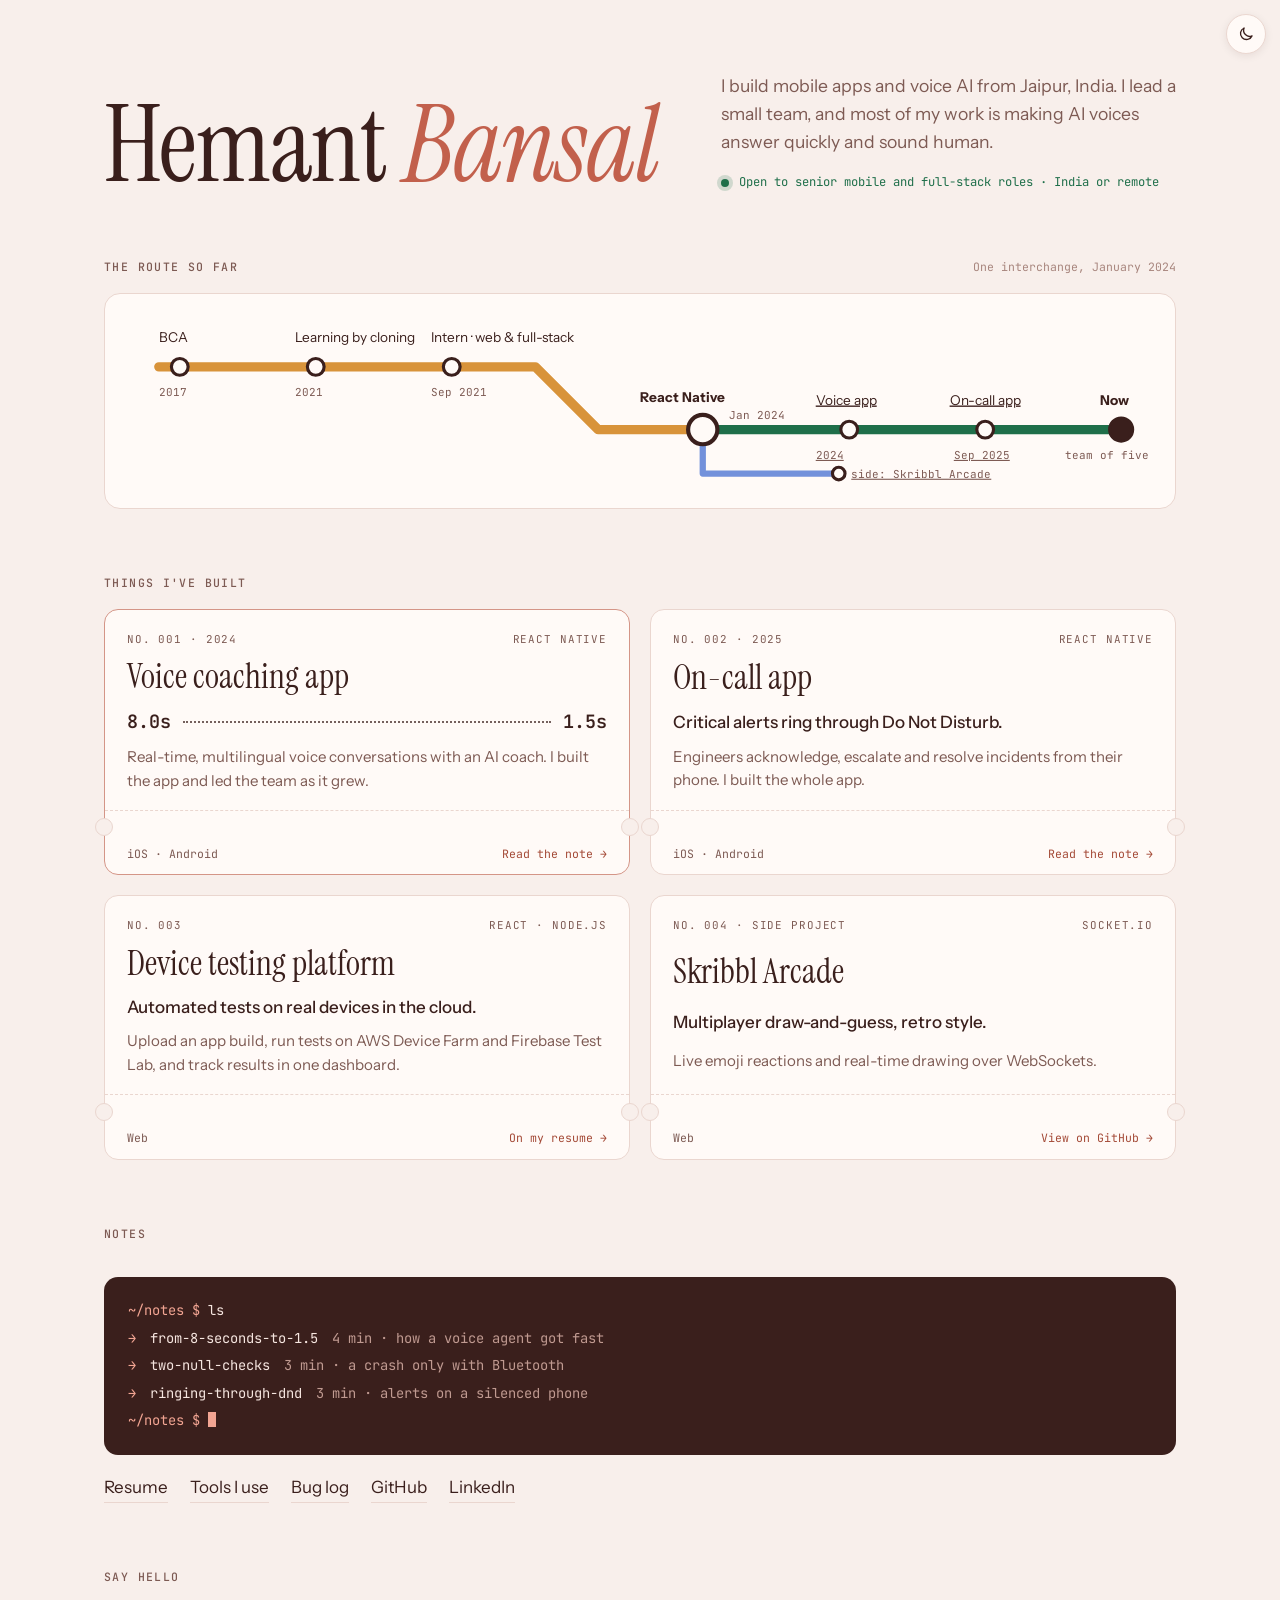
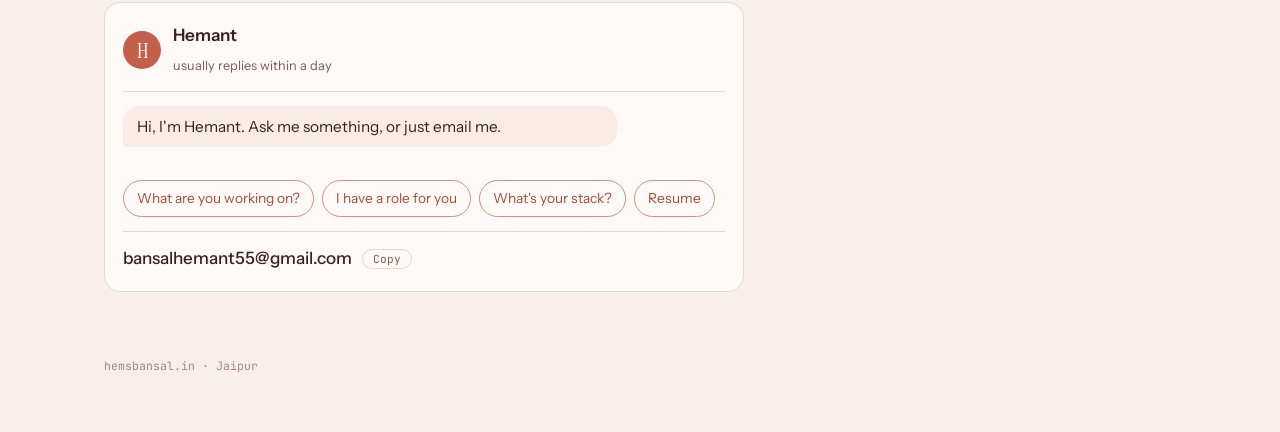
<file: public/index.html>
<!doctype html>
<html lang="en">
<head>
<meta charset="utf-8">
<script>try{var t=localStorage.getItem("theme");if(t==="light"||t==="dark")document.documentElement.setAttribute("data-theme",t)}catch(e){}</script>
<meta name="viewport" content="width=device-width, initial-scale=1, viewport-fit=cover">
<title>Hemant Bansal</title>
<meta name="claude:viewport-fit-sides" content="cover">
<meta name="description" content="Hemant Bansal builds mobile apps and voice AI from Jaipur, India.">
<link rel="canonical" href="https://hemsbansal.in/">
<meta property="og:title" content="Hemant Bansal">
<meta property="og:description" content="Hemant Bansal builds mobile apps and voice AI from Jaipur, India.">
<meta property="og:url" content="https://hemsbansal.in/">
<meta name="twitter:card" content="summary">
<link rel="icon" href="data:image/svg+xml,%3Csvg xmlns='http://www.w3.org/2000/svg' viewBox='0 0 64 64'%3E%3Crect width='64' height='64' rx='32' fill='%23c2604c'/%3E%3Ctext x='32' y='43' font-family='Georgia,serif' font-style='italic' font-size='32' fill='%23ffffff' text-anchor='middle'%3Eh%3C/text%3E%3C/svg%3E">
<link rel="manifest" href="manifest.webmanifest">
<link rel="apple-touch-icon" href="icons/apple-touch-icon.png">
<meta name="theme-color" content="#f8efeb" media="(prefers-color-scheme: light)">
<meta name="theme-color" content="#1d1312" media="(prefers-color-scheme: dark)">
<link rel="preconnect" href="https://fonts.googleapis.com">
<link rel="preconnect" href="https://fonts.gstatic.com" crossorigin>
<link rel="stylesheet" href="https://fonts.googleapis.com/css2?family=Instrument+Sans:wght@400;500;600&family=Instrument+Serif:ital@0;1&family=JetBrains+Mono:wght@400;500&display=swap">
<link rel="stylesheet" href="style.css">
<link rel="stylesheet" href="home.css">
</head>
<body>
<div class="app" id="app">

  <!-- Desktop hero -->
  <header class="hero desk">
    <h1 class="name" id="name">Hemant <em>Bansal</em></h1>
    <div class="hero-side">
      <p>I build mobile apps and voice AI from Jaipur, India. I lead a small team, and most of my work is making AI voices answer quickly and sound human.</p>
      <a class="avail" href="#chat"><i></i>Open to senior mobile and full-stack roles · India or remote</a>
    </div>
  </header>
  <div class="toast" id="toast" role="status" aria-live="polite" hidden></div>

  <!-- Mobile home -->
  <section class="view" data-view="home" id="home" aria-label="Home">
    <div class="m-head">
      <h1 class="m-name" id="m-name">Hemant <em>Bansal</em></h1>
      <p>Mobile apps &amp; voice AI · Jaipur</p>
    </div>
    <div class="group"><a class="row" href="#chat"><span class="ic ok"><svg viewBox="0 0 24 24"><path d="M4 5h16v11H9l-5 4z"/></svg></span><span class="lbl">Open to new work</span><span class="switch" aria-hidden="true"></span></a></div>
    <h2 class="glabel">Built</h2>
    <div class="group">
      <a class="row" href="#t-voice"><span class="ic "><svg viewBox="0 0 24 24"><rect x="9" y="3" width="6" height="11" rx="3"/><path d="M5 11a7 7 0 0 0 14 0M12 18v3"/></svg></span><span class="lbl">Voice coaching app</span><span class="v">1.5s replies</span><span class="chev"><svg viewBox="0 0 24 24"><path d="m9 6 6 6-6 6"/></svg></span></a>
      <a class="row" href="#t-oncall"><span class="ic "><svg viewBox="0 0 24 24"><path d="M6 16V11a6 6 0 0 1 12 0v5l2 2H4zM10 21h4"/></svg></span><span class="lbl">On-call app</span><span class="v">2025</span><span class="chev"><svg viewBox="0 0 24 24"><path d="m9 6 6 6-6 6"/></svg></span></a>
      <a class="row" href="#t-devices"><span class="ic "><svg viewBox="0 0 24 24"><rect x="7" y="2" width="10" height="20" rx="2"/><path d="M11 18h2"/></svg></span><span class="lbl">Device testing platform</span><span class="chev"><svg viewBox="0 0 24 24"><path d="m9 6 6 6-6 6"/></svg></span></a>
      <a class="row" href="#t-skribbl"><span class="ic "><svg viewBox="0 0 24 24"><path d="M4 18 14 8l2 2L6 20H4zM14 8l3-3 2 2-3 3"/></svg></span><span class="lbl">Skribbl Arcade</span><span class="v">side project</span><span class="chev"><svg viewBox="0 0 24 24"><path d="m9 6 6 6-6 6"/></svg></span></a>
    </div>
    <h2 class="glabel">Read</h2>
    <div class="group">
      <a class="row" href="notes/voice-latency.html"><span class="lbl">From 8 seconds to 1.5</span><span class="v">4 min</span><span class="chev"><svg viewBox="0 0 24 24"><path d="m9 6 6 6-6 6"/></svg></span></a>
      <a class="row" href="notes/bluetooth-null-checks.html"><span class="lbl">Two null checks</span><span class="v">3 min</span><span class="chev"><svg viewBox="0 0 24 24"><path d="m9 6 6 6-6 6"/></svg></span></a>
      <a class="row" href="notes/do-not-disturb.html"><span class="lbl">Ringing through Do Not Disturb</span><span class="v">3 min</span><span class="chev"><svg viewBox="0 0 24 24"><path d="m9 6 6 6-6 6"/></svg></span></a>
    </div>
    <h2 class="glabel">More</h2>
    <div class="group">
      <a class="row" href="resume/index.html"><span class="ic "><svg viewBox="0 0 24 24"><path d="M6 2h9l4 4v16H6zM14 2v5h5M9 13h6M9 17h6"/></svg></span><span class="lbl">Resume</span><span class="chev"><svg viewBox="0 0 24 24"><path d="m9 6 6 6-6 6"/></svg></span></a>
      <a class="row" href="uses/index.html"><span class="ic "><svg viewBox="0 0 24 24"><path d="M14 6a4 4 0 0 0 5 5l-8 8a2 2 0 0 1-3-3z"/></svg></span><span class="lbl">Tools I use</span><span class="chev"><svg viewBox="0 0 24 24"><path d="m9 6 6 6-6 6"/></svg></span></a>
      <a class="row" href="bugs/index.html"><span class="ic "><svg viewBox="0 0 24 24"><rect x="7" y="7" width="10" height="13" rx="5"/><path d="M12 7V4M7 12H3M21 12h-4M7 17l-3 2M17 17l3 2M8 8 6 5M16 8l2-3"/></svg></span><span class="lbl">Bug log</span><span class="chev"><svg viewBox="0 0 24 24"><path d="m9 6 6 6-6 6"/></svg></span></a>
      <a class="row" href="https://github.com/hemsbansal" target="_blank" rel="noopener"><span class="ic "><svg viewBox="0 0 24 24"><path d="M9 19c-4 1.5-4-2-6-2.5M15 21v-3.5a3 3 0 0 0-1-2.5c3 0 6-1.5 6-6.5a5 5 0 0 0-1.5-3.5 4.5 4.5 0 0 0-.1-3.5s-1.2-.3-3.6 1.4a12 12 0 0 0-6.6 0C5.8 1.2 4.6 1.5 4.6 1.5a4.5 4.5 0 0 0-.1 3.5A5 5 0 0 0 3 8.5c0 5 3 6.5 6 6.5a3 3 0 0 0-1 2.5V21"/></svg></span><span class="lbl">GitHub</span><span class="chev"><svg viewBox="0 0 24 24"><path d="m9 6 6 6-6 6"/></svg></span></a>
      <a class="row" href="https://linkedin.com/in/hemsbansal" target="_blank" rel="noopener"><span class="ic "><svg viewBox="0 0 24 24"><rect x="3" y="3" width="18" height="18" rx="3"/><path d="M8 10v7M8 7v.01M12 17v-4a2 2 0 0 1 4 0v4M12 10v7"/></svg></span><span class="lbl">LinkedIn</span><span class="chev"><svg viewBox="0 0 24 24"><path d="m9 6 6 6-6 6"/></svg></span></a>
    </div>
  </section>

  <!-- Route -->
  <section class="view" data-view="route" id="route" aria-labelledby="route-h">
    <div class="sec-head"><h2 id="route-h">The route so far</h2><span class="hint desk">One interchange, January 2024</span></div>
    <div class="map desk" role="img" aria-label="Career map: BCA 2017, learning by cloning 2021, intern September 2021, React Native from January 2024, voice coaching app 2024, on-call app 2025, now leading a team of five.">
      <svg viewBox="0 0 1000 190" preserveAspectRatio="xMidYMid meet" aria-hidden="true">
        <path class="ln web" d="M40 62 H400 L460 122 H560"/>
        <path class="ln mobl" d="M560 122 H960"/>
        <path class="ln side" d="M560 122 V164 H690"/>
        <g class="stn"><circle cx="60" cy="62" r="8"/><circle cx="190" cy="62" r="8"/><circle cx="320" cy="62" r="8"/><circle cx="700" cy="122" r="8"/><circle cx="830" cy="122" r="8"/><circle cx="690" cy="164" r="6"/></g>
        <circle class="xchg" cx="560" cy="122" r="14"/><circle class="end" cx="960" cy="122" r="11"/>
        <text x="40" y="38">BCA</text><text class="y" x="40" y="90">2017</text>
        <text x="170" y="38">Learning by cloning</text><text class="y" x="170" y="90">2021</text>
        <text x="300" y="38">Intern · web &amp; full-stack</text><text class="y" x="300" y="90">Sep 2021</text>
        <text class="b" x="500" y="96">React Native</text><text class="y" x="585" y="112">Jan 2024</text>
        <a href="#t-voice"><text x="668" y="98">Voice app</text><text class="y" x="668" y="150">2024</text></a>
        <a href="#t-oncall"><text x="796" y="98">On-call app</text><text class="y" x="800" y="150">Sep 2025</text></a>
        <text class="b" x="940" y="98">Now</text><text class="y" x="906" y="150">team of five</text>
        <a href="#t-skribbl"><text class="y" x="702" y="168">side: Skribbl Arcade</text></a>
      </svg>
    </div>
    <ol class="vmap mob"><li class="st "><b>BCA</b><span>2017</span></li><li class="st "><b>Learning by cloning</b><span>Early 2021 · HTML, CSS, JS</span></li><li class="st "><b>Intern, web &amp; full-stack</b><span>Sep 2021 · PHP, Node.js, React</span></li><li class="st x"><b>React Native</b><span>Jan 2024 · interchange</span></li><li class="st "><a href=#t-voice><b>Voice coaching app</b><span>2024 · 8s → 1.5s replies</span></a></li><li class="st "><a href=#t-oncall><b>On-call app</b><span>Sep 2025</span></a></li><li class="st x now"><b>Now: leading a team of five</b><span>Open to new roles</span></li></ol>
  </section>

  <!-- Passes / tickets -->
  <section class="view" data-view="passes" id="passes" aria-labelledby="passes-h">
    <div class="sec-head"><h2 id="passes-h">Things I've built</h2><span class="hint mob">Tap a pass to open it</span></div>
    <div class="tickets">
      <article class="ticket t-a open" id="t-voice" tabindex="0">
        <div class="tk-main">
          <div class="tk-hd"><span>No. 001 · 2024</span><span>React Native</span></div>
          <h3>Voice coaching app</h3>
          <div class="tk-body"><div class="route-line"><b>8.0s</b><span class="dots"></span><b>1.5s</b></div><p class="tk-note">Real-time, multilingual voice conversations with an AI coach. I built the app and led the team as it grew.</p></div>
        </div>
        <div class="tk-stub"><span>iOS · Android</span><a href="notes/voice-latency.html">Read the note →</a></div>
      </article>
      <article class="ticket t-b" id="t-oncall" tabindex="0">
        <div class="tk-main">
          <div class="tk-hd"><span>No. 002 · 2025</span><span>React Native</span></div>
          <h3>On-call app</h3>
          <div class="tk-body"><p class="tk-lead">Critical alerts ring through Do Not Disturb.</p><p class="tk-note">Engineers acknowledge, escalate and resolve incidents from their phone. I built the whole app.</p></div>
        </div>
        <div class="tk-stub"><span>iOS · Android</span><a href="notes/do-not-disturb.html">Read the note →</a></div>
      </article>
      <article class="ticket t-c" id="t-devices" tabindex="0">
        <div class="tk-main">
          <div class="tk-hd"><span>No. 003</span><span>React · Node.js</span></div>
          <h3>Device testing platform</h3>
          <div class="tk-body"><p class="tk-lead">Automated tests on real devices in the cloud.</p><p class="tk-note">Upload an app build, run tests on AWS Device Farm and Firebase Test Lab, and track results in one dashboard.</p></div>
        </div>
        <div class="tk-stub"><span>Web</span><a href="resume/index.html">On my resume →</a></div>
      </article>
      <article class="ticket t-d" id="t-skribbl" tabindex="0">
        <div class="tk-main">
          <div class="tk-hd"><span>No. 004 · Side project</span><span>Socket.IO</span></div>
          <h3>Skribbl Arcade</h3>
          <div class="tk-body"><p class="tk-lead">Multiplayer draw-and-guess, retro style.</p><p class="tk-note">Live emoji reactions and real-time drawing over WebSockets.</p></div>
        </div>
        <div class="tk-stub"><span>Web</span><a href="https://github.com/hemsbansal/skribbl_retro" target="_blank" rel="noopener">View on GitHub →</a></div>
      </article>
    </div>
  </section>

  <!-- Notes (desktop) -->
  <section class="notes desk" aria-labelledby="notes-h">
    <div class="sec-head"><h2 id="notes-h">Notes</h2></div>
    <div class="term">
      <div><span class="p">~/notes $</span> ls</div>
      <a href="notes/voice-latency.html">from-8-seconds-to-1.5 <span>4 min · how a voice agent got fast</span></a>
      <a href="notes/bluetooth-null-checks.html">two-null-checks <span>3 min · a crash only with Bluetooth</span></a>
      <a href="notes/do-not-disturb.html">ringing-through-dnd <span>3 min · alerts on a silenced phone</span></a>
      <div><span class="p">~/notes $</span> <span class="cursor"></span></div>
    </div>
    <div class="more"><a href="resume/index.html">Resume</a><a href="uses/index.html">Tools I use</a><a href="bugs/index.html">Bug log</a><a href="https://github.com/hemsbansal" target="_blank" rel="noopener">GitHub</a><a href="https://linkedin.com/in/hemsbansal" target="_blank" rel="noopener">LinkedIn</a></div>
  </section>

  <!-- Chat -->
  <section class="view" data-view="chat" id="chat" aria-labelledby="chat-h">
    <div class="sec-head"><h2 id="chat-h">Say hello</h2></div>
    <div class="chat">
      <div class="chat-top"><span class="av">H</span><div><b>Hemant</b><small>usually replies within a day</small></div></div>
      <div class="thread" id="thread" aria-live="polite">
        <div class="msg">Hi, I'm Hemant. Ask me something, or just email me.</div>
      </div>
      <div class="replies" id="replies">
        <button type="button" data-q="now">What are you working on?</button>
        <button type="button" data-q="role">I have a role for you</button>
        <button type="button" data-q="stack">What's your stack?</button>
        <button type="button" data-q="resume">Resume</button>
      </div>
      <div class="mail"><a href="mailto:bansalhemant55@gmail.com" id="email">bansalhemant55@gmail.com</a><button class="copy" id="copy-email" type="button">Copy</button></div>
    </div>
  </section>

  <footer class="foot">hemsbansal.in · Jaipur</footer>

  <nav class="tabbar" aria-label="Sections">
    <a href="#home" data-tab="home"><svg viewBox="0 0 24 24"><path d="M3 11 12 4l9 7M5 10v10h14V10"/></svg><span>Home</span></a>
    <a href="#route" data-tab="route"><svg viewBox="0 0 24 24"><circle cx="6" cy="5" r="2"/><circle cx="18" cy="19" r="2"/><path d="M6 7v4a3 3 0 0 0 3 3h6a3 3 0 0 1 3 3"/></svg><span>Route</span></a>
    <a href="#passes" data-tab="passes"><svg viewBox="0 0 24 24"><rect x="3" y="5" width="18" height="14" rx="2"/><path d="M3 10h18M15 5v14" stroke-dasharray="2 2"/></svg><span>Passes</span></a>
    <a href="#chat" data-tab="chat"><svg viewBox="0 0 24 24"><path d="M4 5h16v11H9l-5 4z"/></svg><span>Chat</span></a>
  </nav>
</div>
<script src="home.js" defer></script>
<script src="site.js" defer></script>
</body>
</html>
</file>
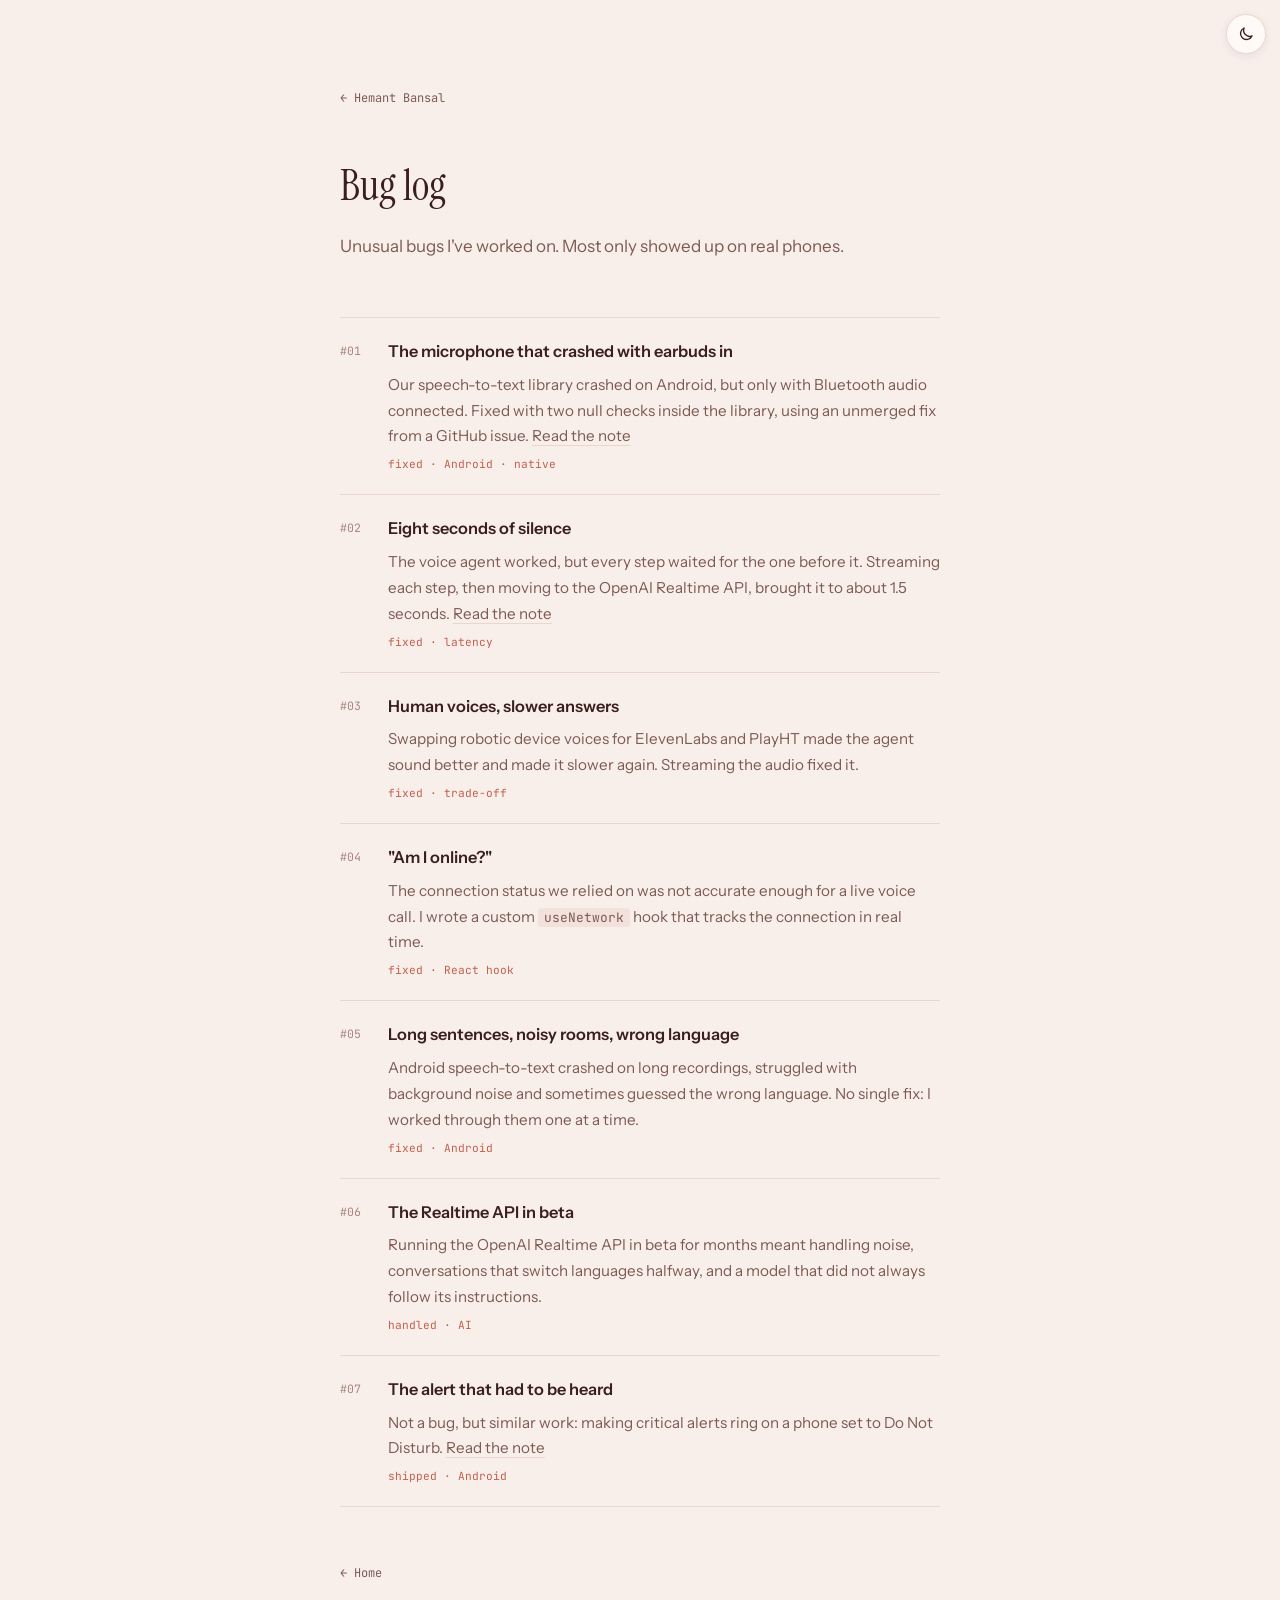
<file: public/bugs/index.html>
<!doctype html>
<html lang="en">
<head>
<meta charset="utf-8">
<script>try{var t=localStorage.getItem("theme");if(t==="light"||t==="dark")document.documentElement.setAttribute("data-theme",t)}catch(e){}</script>
<meta name="viewport" content="width=device-width, initial-scale=1, viewport-fit=cover">
<title>Bug log · Hemant Bansal</title>
<meta name="claude:viewport-fit-sides" content="cover">
<meta name="description" content="Unusual mobile bugs Hemant Bansal has worked on.">
<link rel="canonical" href="https://hemsbansal.in/bugs">
<meta property="og:title" content="Bug log · Hemant Bansal">
<meta property="og:description" content="Unusual mobile bugs Hemant Bansal has worked on.">
<meta property="og:url" content="https://hemsbansal.in/bugs">
<meta name="twitter:card" content="summary">
<link rel="icon" href="data:image/svg+xml,%3Csvg xmlns='http://www.w3.org/2000/svg' viewBox='0 0 64 64'%3E%3Crect width='64' height='64' rx='32' fill='%23c2604c'/%3E%3Ctext x='32' y='43' font-family='Georgia,serif' font-style='italic' font-size='32' fill='%23ffffff' text-anchor='middle'%3Eh%3C/text%3E%3C/svg%3E">
<link rel="manifest" href="../manifest.webmanifest">
<link rel="apple-touch-icon" href="../icons/apple-touch-icon.png">
<meta name="theme-color" content="#f8efeb" media="(prefers-color-scheme: light)">
<meta name="theme-color" content="#1d1312" media="(prefers-color-scheme: dark)">
<link rel="preconnect" href="https://fonts.googleapis.com">
<link rel="preconnect" href="https://fonts.gstatic.com" crossorigin>
<link rel="stylesheet" href="https://fonts.googleapis.com/css2?family=Instrument+Sans:wght@400;500;600&family=Instrument+Serif:ital@0;1&family=JetBrains+Mono:wght@400;500&display=swap">
<link rel="stylesheet" href="../style.css">
</head>
<body>
<main class="page">
  <a class="back" href="../index.html">← Hemant Bansal</a>
  <article>
    <h1>Bug log</h1>
    <p class="muted">Unusual bugs I've worked on. Most only showed up on real phones.</p>
  </article>

  <ol class="bugs">
    <li>
      <h3>The microphone that crashed with earbuds in</h3>
      <p>Our speech-to-text library crashed on Android, but only with Bluetooth audio connected. Fixed with two null checks inside the library, using an unmerged fix from a GitHub issue. <a href="../notes/bluetooth-null-checks.html">Read the note</a></p>
      <span class="tag">fixed · Android · native</span>
    </li>
    <li>
      <h3>Eight seconds of silence</h3>
      <p>The voice agent worked, but every step waited for the one before it. Streaming each step, then moving to the OpenAI Realtime API, brought it to about 1.5 seconds. <a href="../notes/voice-latency.html">Read the note</a></p>
      <span class="tag">fixed · latency</span>
    </li>
    <li>
      <h3>Human voices, slower answers</h3>
      <p>Swapping robotic device voices for ElevenLabs and PlayHT made the agent sound better and made it slower again. Streaming the audio fixed it.</p>
      <span class="tag">fixed · trade-off</span>
    </li>
    <li>
      <h3>"Am I online?"</h3>
      <p>The connection status we relied on was not accurate enough for a live voice call. I wrote a custom <code>useNetwork</code> hook that tracks the connection in real time.</p>
      <span class="tag">fixed · React hook</span>
    </li>
    <li>
      <h3>Long sentences, noisy rooms, wrong language</h3>
      <p>Android speech-to-text crashed on long recordings, struggled with background noise and sometimes guessed the wrong language. No single fix: I worked through them one at a time.</p>
      <span class="tag">fixed · Android</span>
    </li>
    <li>
      <h3>The Realtime API in beta</h3>
      <p>Running the OpenAI Realtime API in beta for months meant handling noise, conversations that switch languages halfway, and a model that did not always follow its instructions.</p>
      <span class="tag">handled · AI</span>
    </li>
    <li>
      <h3>The alert that had to be heard</h3>
      <p>Not a bug, but similar work: making critical alerts ring on a phone set to Do Not Disturb. <a href="../notes/do-not-disturb.html">Read the note</a></p>
      <span class="tag">shipped · Android</span>
    </li>
  </ol>
  <footer><a class="back" href="../index.html">← Home</a></footer>
</main>
<script src="../site.js" defer></script>
</body>
</html>
</file>
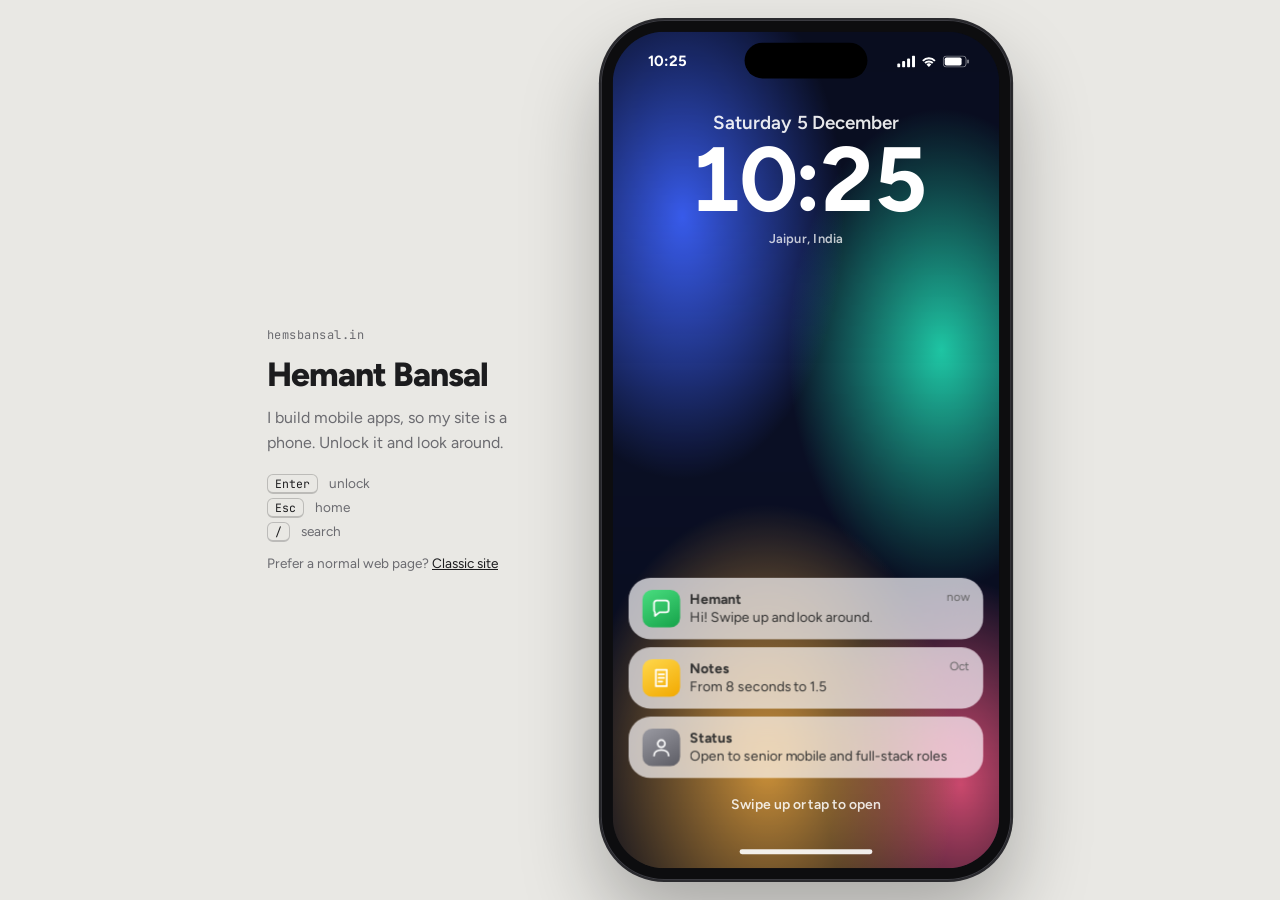
<file: public/phone/index.html>
<!doctype html>
<html lang="en">
<head>
<meta charset="utf-8">
<script>try{var t=localStorage.getItem("theme");if(t==="light"||t==="dark")document.documentElement.setAttribute("data-theme",t);var w=localStorage.getItem("wallpaper");if(w)document.documentElement.setAttribute("data-wallpaper",w)}catch(e){}</script>
<meta name="viewport" content="width=device-width, initial-scale=1, viewport-fit=cover">
<title>Hemant Bansal</title>
<meta name="description" content="Hemant Bansal builds mobile apps and voice AI from Jaipur. This site is a phone: unlock it and look around.">
<link rel="canonical" href="https://hemsbansal.in/phone/">
<meta property="og:title" content="Hemant Bansal">
<meta property="og:description" content="This site is a phone. Unlock it and look around.">
<meta property="og:url" content="https://hemsbansal.in/phone/">
<meta name="twitter:card" content="summary">
<meta name="theme-color" content="#0b1026">
<link rel="manifest" href="../manifest.webmanifest">
<link rel="apple-touch-icon" href="../icons/apple-touch-icon.png">
<link rel="icon" href="../icons/icon-192.png">
<link rel="preconnect" href="https://fonts.googleapis.com">
<link rel="preconnect" href="https://fonts.gstatic.com" crossorigin>
<link rel="stylesheet" href="https://fonts.googleapis.com/css2?family=Figtree:wght@400;500;600;700;800&family=JetBrains+Mono:wght@400;500&display=swap">
<link rel="stylesheet" href="phone.css">
</head>
<body>
<div class="stage">
  <aside class="caption">
    <p class="cap-site">hemsbansal.in</p>
    <h1>Hemant Bansal</h1>
    <p>I build mobile apps, so my site is a phone. Unlock it and look around.</p>
    <ul class="keys">
      <li><kbd>Enter</kbd> unlock</li>
      <li><kbd>Esc</kbd> home</li>
      <li><kbd>/</kbd> search</li>
    </ul>
    <p class="cap-alt">Prefer a normal web page? <a href="../">Classic site</a></p>
  </aside>

  <div class="device" id="device">
    <div class="screen" id="screen" data-view="lock">
      <div class="wallpaper" aria-hidden="true"></div>
      <div class="island" aria-hidden="true"></div>

      <div class="statusbar" aria-hidden="true">
        <span class="sb-time" data-clock="short">9:41</span>
        <span class="sb-icons">
          <svg viewBox="0 0 18 12"><rect x="0" y="8" width="3" height="4" rx="1"/><rect x="5" y="5.5" width="3" height="6.5" rx="1"/><rect x="10" y="3" width="3" height="9" rx="1"/><rect x="15" y="0" width="3" height="12" rx="1"/></svg>
          <svg viewBox="0 0 16 12"><path d="M8 11.5 5.6 9a3.4 3.4 0 0 1 4.8 0zM3.4 6.8a6.5 6.5 0 0 1 9.2 0l-1.4 1.4a4.5 4.5 0 0 0-6.4 0zM1.2 4.6a9.6 9.6 0 0 1 13.6 0l-1.4 1.4a7.6 7.6 0 0 0-10.8 0z"/></svg>
          <svg viewBox="0 0 27 12"><rect x=".5" y=".5" width="23" height="11" rx="3" fill="none" stroke="currentColor" opacity=".45"/><rect x="2" y="2" width="17" height="8" rx="1.8"/><rect x="24.5" y="4" width="2" height="4" rx="1" opacity=".45"/></svg>
        </span>
      </div>

      <!-- Lock screen -->
      <section class="lock" id="lock" aria-label="Lock screen">
        <div class="lock-top">
          <p class="lock-date" data-clock="date">Sunday, 1 November</p>
          <p class="lock-time" data-clock="big">9:41</p>
          <p class="lock-place">Jaipur, India</p>
        </div>
        <div class="notifs" id="notifs"></div>
        <button class="unlock" id="unlock" type="button"><span>Swipe up or tap to open</span></button>
      </section>

      <!-- Home screen -->
      <section class="home" id="home" aria-label="Home screen">
        <div class="widgets">
          <button class="widget w-now" type="button" data-open="about">
            <span class="w-label">Now</span>
            <span class="w-big">Leading a team of five</span>
            <span class="w-small"><i class="dot"></i>Open to new work</span>
          </button>
          <div class="widget w-clock" aria-live="off">
            <span class="w-label">Jaipur</span>
            <span class="w-big" data-clock="short">9:41</span>
            <span class="w-small" id="mood">Probably debugging</span>
          </div>
        </div>
        <div class="grid" id="grid"></div>
        <button class="search-pill" id="search-btn" type="button"><svg viewBox="0 0 24 24"><circle cx="11" cy="11" r="6"/><path d="m20 20-4.2-4.2"/></svg>Search</button>
        <div class="dock" id="dock"></div>
      </section>

      <!-- App window -->
      <section class="window" id="window" aria-live="polite" hidden>
        <div class="win-body" id="win-body"></div>
      </section>

      <!-- Search -->
      <div class="spotlight" id="spotlight" hidden>
        <div class="sp-box">
          <svg viewBox="0 0 24 24"><circle cx="11" cy="11" r="6"/><path d="m20 20-4.2-4.2"/></svg>
          <input id="sp-input" type="search" placeholder="Search apps and notes" autocomplete="off" aria-label="Search">
          <button type="button" id="sp-cancel">Cancel</button>
        </div>
        <ul class="sp-results" id="sp-results"></ul>
      </div>

      <button class="home-bar" id="home-bar" type="button" aria-label="Go to home screen"><span></span></button>
    </div>
  </div>
</div>
<noscript><p class="noscript">This site needs JavaScript to run as a phone. <a href="../">Open the classic site</a>.</p></noscript>
<script src="phone.js" defer></script>
</body>
</html>
</file>
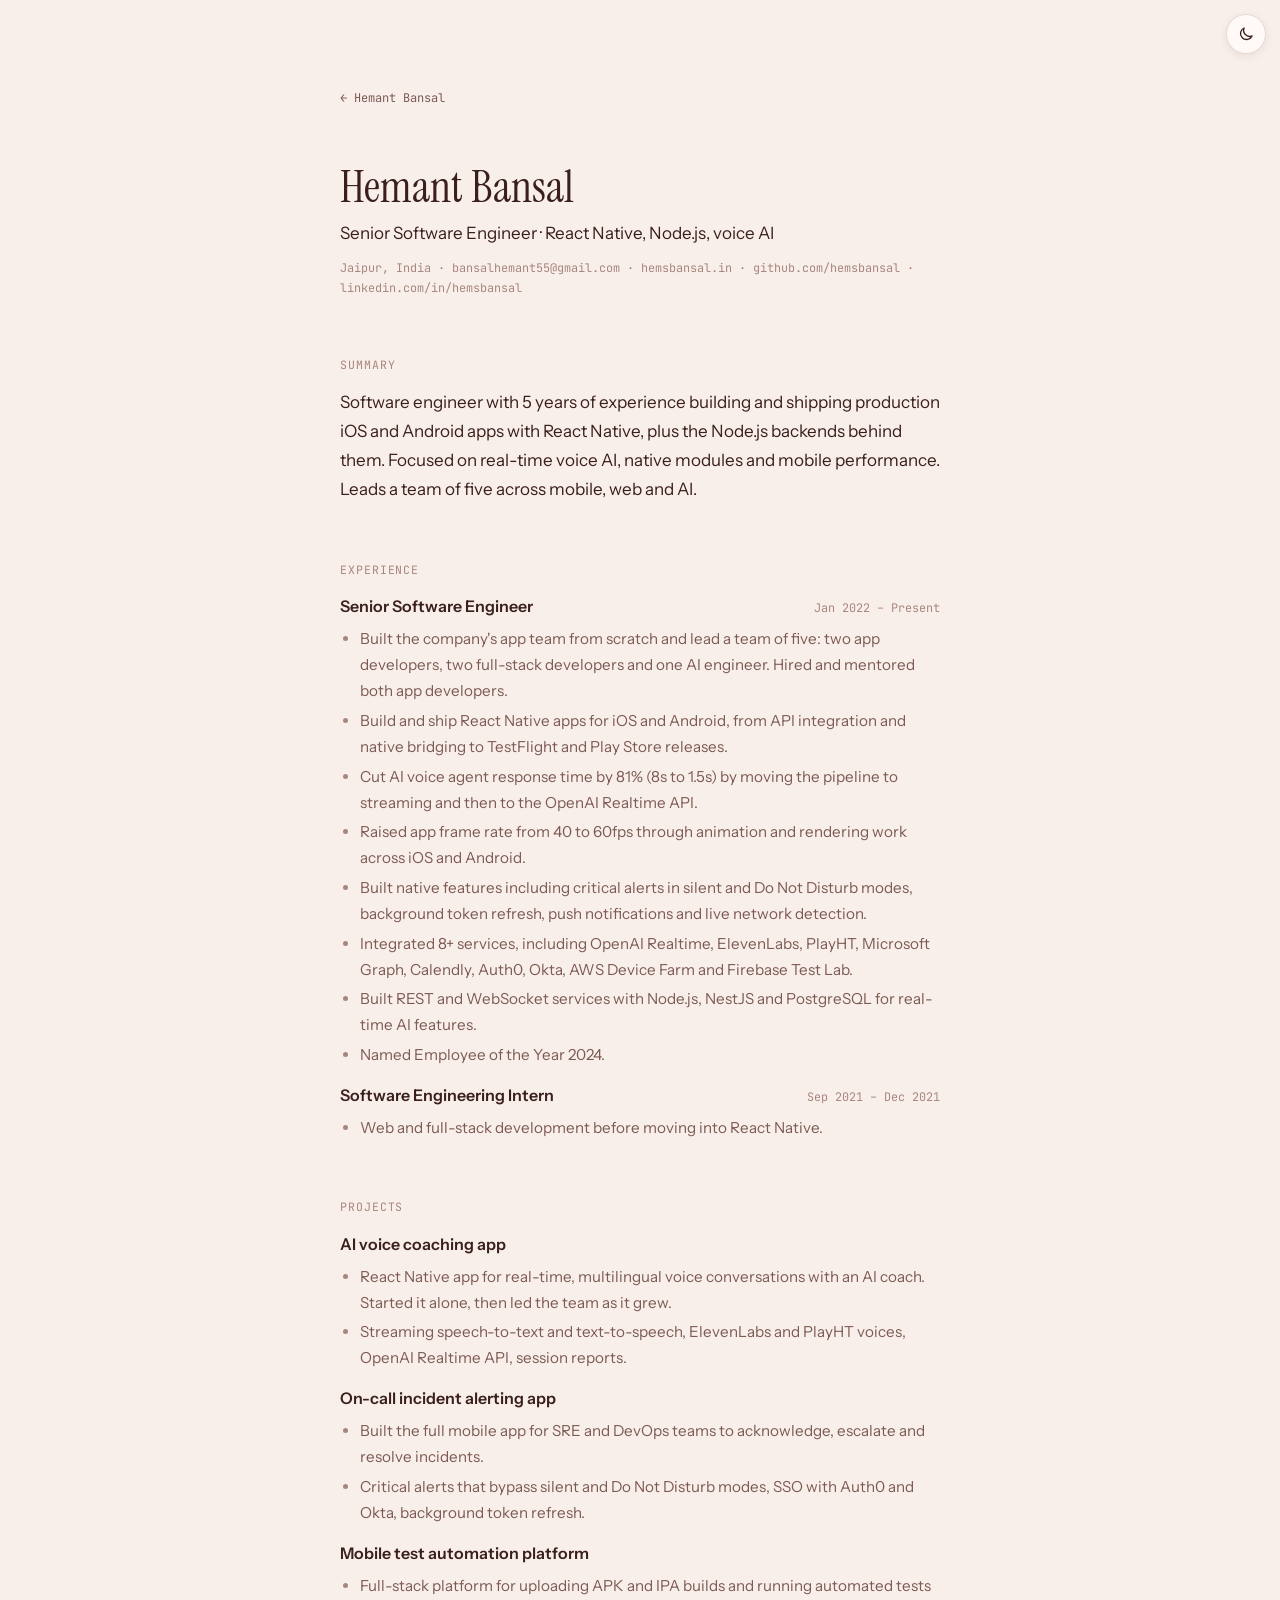
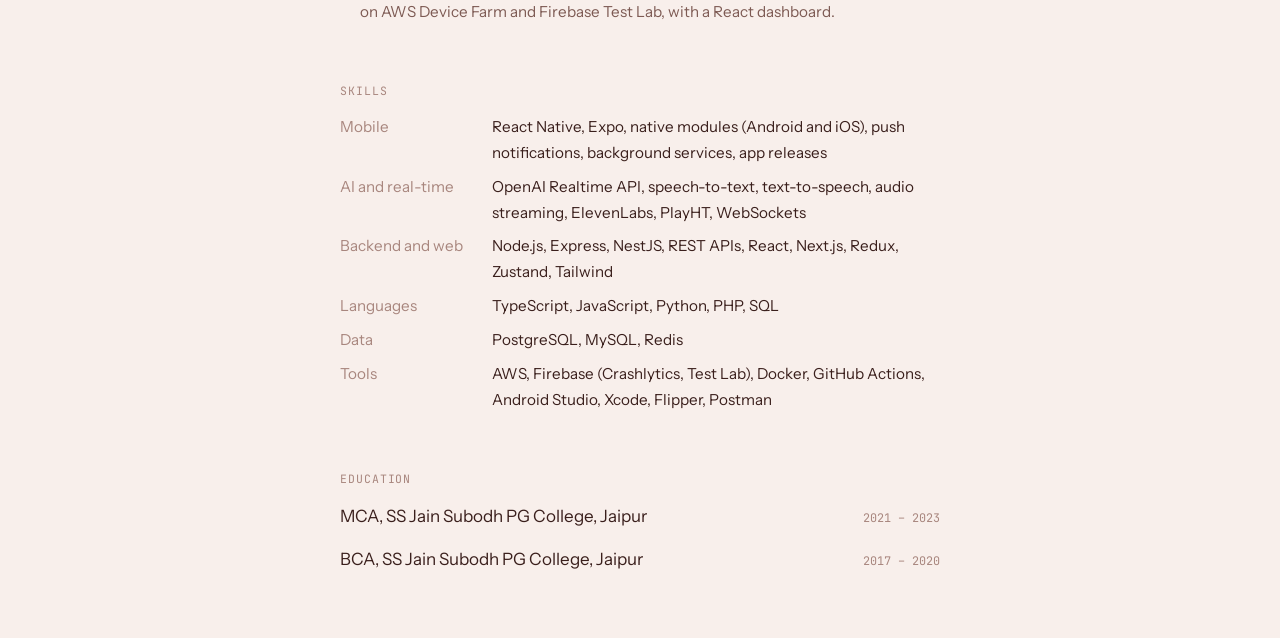
<file: public/resume/index.html>
<!doctype html>
<html lang="en">
<head>
<meta charset="utf-8">
<script>try{var t=localStorage.getItem("theme");if(t==="light"||t==="dark")document.documentElement.setAttribute("data-theme",t)}catch(e){}</script>
<meta name="viewport" content="width=device-width, initial-scale=1, viewport-fit=cover">
<title>Resume · Hemant Bansal</title>
<meta name="claude:viewport-fit-sides" content="cover">
<meta name="description" content="Resume of Hemant Bansal, senior software engineer for React Native, Node.js and voice AI.">
<link rel="canonical" href="https://hemsbansal.in/resume">
<meta property="og:title" content="Resume · Hemant Bansal">
<meta property="og:description" content="Resume of Hemant Bansal, senior software engineer for React Native, Node.js and voice AI.">
<meta property="og:url" content="https://hemsbansal.in/resume">
<meta name="twitter:card" content="summary">
<link rel="icon" href="data:image/svg+xml,%3Csvg xmlns='http://www.w3.org/2000/svg' viewBox='0 0 64 64'%3E%3Crect width='64' height='64' rx='32' fill='%23c2604c'/%3E%3Ctext x='32' y='43' font-family='Georgia,serif' font-style='italic' font-size='32' fill='%23ffffff' text-anchor='middle'%3Eh%3C/text%3E%3C/svg%3E">
<link rel="manifest" href="../manifest.webmanifest">
<link rel="apple-touch-icon" href="../icons/apple-touch-icon.png">
<meta name="theme-color" content="#f8efeb" media="(prefers-color-scheme: light)">
<meta name="theme-color" content="#1d1312" media="(prefers-color-scheme: dark)">
<link rel="preconnect" href="https://fonts.googleapis.com">
<link rel="preconnect" href="https://fonts.gstatic.com" crossorigin>
<link rel="stylesheet" href="https://fonts.googleapis.com/css2?family=Instrument+Sans:wght@400;500;600&family=Instrument+Serif:ital@0;1&family=JetBrains+Mono:wght@400;500&display=swap">
<link rel="stylesheet" href="../style.css">
</head>
<body>
<main class="page resume">
  <a class="back" href="../index.html">← Hemant Bansal</a>
  <header class="cv-head">
    <h1>Hemant Bansal</h1>
    <p>Senior Software Engineer · React Native, Node.js, voice AI</p>
    <p class="meta">Jaipur, India · bansalhemant55@gmail.com · hemsbansal.in · github.com/hemsbansal · linkedin.com/in/hemsbansal</p>
  </header>

  <section>
    <h2 class="label">Summary</h2>
    <p>Software engineer with 5 years of experience building and shipping production iOS and Android apps with React Native, plus the Node.js backends behind them. Focused on real-time voice AI, native modules and mobile performance. Leads a team of five across mobile, web and AI.</p>
  </section>

  <section>
    <h2 class="label">Experience</h2>
    <div class="cv-item">
      <div class="cv-row"><h3>Senior Software Engineer</h3><span class="meta">Jan 2022 – Present</span></div>
      <ul>
        <li>Built the company's app team from scratch and lead a team of five: two app developers, two full-stack developers and one AI engineer. Hired and mentored both app developers.</li>
        <li>Build and ship React Native apps for iOS and Android, from API integration and native bridging to TestFlight and Play Store releases.</li>
        <li>Cut AI voice agent response time by 81% (8s to 1.5s) by moving the pipeline to streaming and then to the OpenAI Realtime API.</li>
        <li>Raised app frame rate from 40 to 60fps through animation and rendering work across iOS and Android.</li>
        <li>Built native features including critical alerts in silent and Do Not Disturb modes, background token refresh, push notifications and live network detection.</li>
        <li>Integrated 8+ services, including OpenAI Realtime, ElevenLabs, PlayHT, Microsoft Graph, Calendly, Auth0, Okta, AWS Device Farm and Firebase Test Lab.</li>
        <li>Built REST and WebSocket services with Node.js, NestJS and PostgreSQL for real-time AI features.</li>
        <li>Named Employee of the Year 2024.</li>
      </ul>
    </div>
    <div class="cv-item">
      <div class="cv-row"><h3>Software Engineering Intern</h3><span class="meta">Sep 2021 – Dec 2021</span></div>
      <ul><li>Web and full-stack development before moving into React Native.</li></ul>
    </div>
  </section>

  <section>
    <h2 class="label">Projects</h2>
    <div class="cv-item">
      <h3>AI voice coaching app</h3>
      <ul>
        <li>React Native app for real-time, multilingual voice conversations with an AI coach. Started it alone, then led the team as it grew.</li>
        <li>Streaming speech-to-text and text-to-speech, ElevenLabs and PlayHT voices, OpenAI Realtime API, session reports.</li>
      </ul>
    </div>
    <div class="cv-item">
      <h3>On-call incident alerting app</h3>
      <ul>
        <li>Built the full mobile app for SRE and DevOps teams to acknowledge, escalate and resolve incidents.</li>
        <li>Critical alerts that bypass silent and Do Not Disturb modes, SSO with Auth0 and Okta, background token refresh.</li>
      </ul>
    </div>
    <div class="cv-item">
      <h3>Mobile test automation platform</h3>
      <ul>
        <li>Full-stack platform for uploading APK and IPA builds and running automated tests on AWS Device Farm and Firebase Test Lab, with a React dashboard.</li>
      </ul>
    </div>
  </section>

  <section>
    <h2 class="label">Skills</h2>
    <dl class="cv-skills">
      <div><dt>Mobile</dt><dd>React Native, Expo, native modules (Android and iOS), push notifications, background services, app releases</dd></div>
      <div><dt>AI and real-time</dt><dd>OpenAI Realtime API, speech-to-text, text-to-speech, audio streaming, ElevenLabs, PlayHT, WebSockets</dd></div>
      <div><dt>Backend and web</dt><dd>Node.js, Express, NestJS, REST APIs, React, Next.js, Redux, Zustand, Tailwind</dd></div>
      <div><dt>Languages</dt><dd>TypeScript, JavaScript, Python, PHP, SQL</dd></div>
      <div><dt>Data</dt><dd>PostgreSQL, MySQL, Redis</dd></div>
      <div><dt>Tools</dt><dd>AWS, Firebase (Crashlytics, Test Lab), Docker, GitHub Actions, Android Studio, Xcode, Flipper, Postman</dd></div>
    </dl>
  </section>

  <section>
    <h2 class="label">Education</h2>
    <div class="cv-row"><span>MCA, SS Jain Subodh PG College, Jaipur</span><span class="meta">2021 – 2023</span></div>
    <div class="cv-row"><span>BCA, SS Jain Subodh PG College, Jaipur</span><span class="meta">2017 – 2020</span></div>
  </section>
</main>
<script src="../site.js" defer></script>
</body>
</html>
</file>
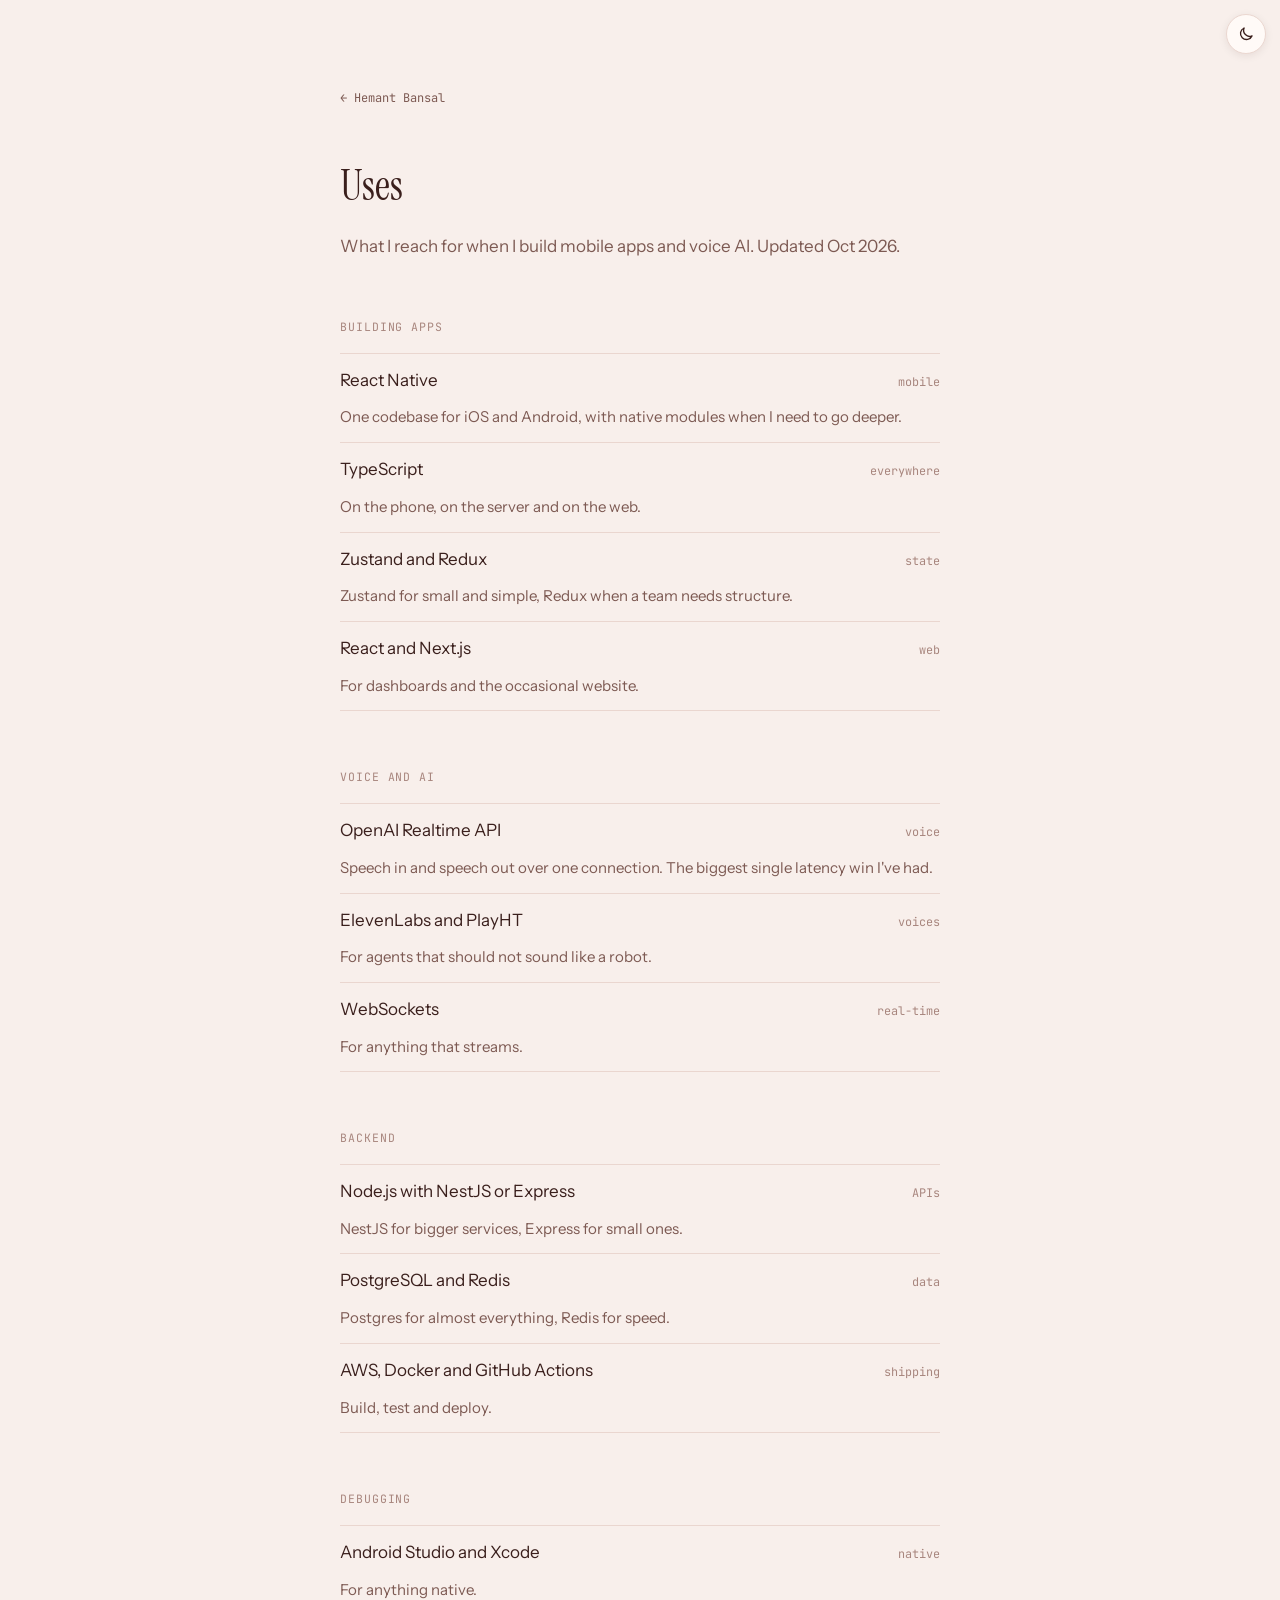
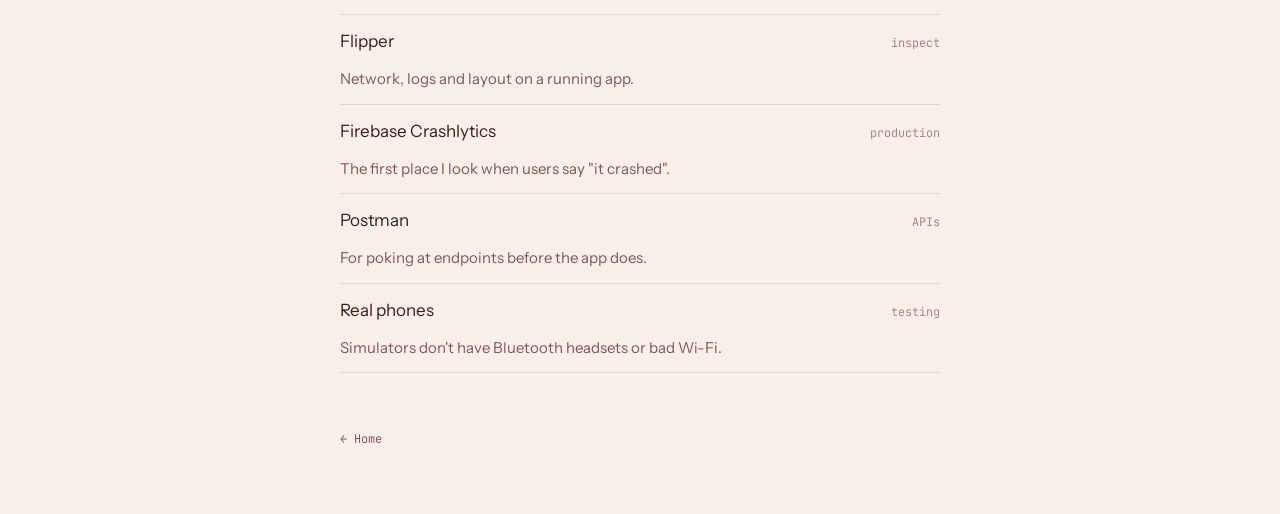
<file: public/uses/index.html>
<!doctype html>
<html lang="en">
<head>
<meta charset="utf-8">
<script>try{var t=localStorage.getItem("theme");if(t==="light"||t==="dark")document.documentElement.setAttribute("data-theme",t)}catch(e){}</script>
<meta name="viewport" content="width=device-width, initial-scale=1, viewport-fit=cover">
<title>Uses · Hemant Bansal</title>
<meta name="claude:viewport-fit-sides" content="cover">
<meta name="description" content="The tools, libraries and services Hemant Bansal uses to build mobile apps and voice AI.">
<link rel="canonical" href="https://hemsbansal.in/uses">
<meta property="og:title" content="Uses · Hemant Bansal">
<meta property="og:description" content="The tools, libraries and services Hemant Bansal uses to build mobile apps and voice AI.">
<meta property="og:url" content="https://hemsbansal.in/uses">
<meta name="twitter:card" content="summary">
<link rel="icon" href="data:image/svg+xml,%3Csvg xmlns='http://www.w3.org/2000/svg' viewBox='0 0 64 64'%3E%3Crect width='64' height='64' rx='32' fill='%23c2604c'/%3E%3Ctext x='32' y='43' font-family='Georgia,serif' font-style='italic' font-size='32' fill='%23ffffff' text-anchor='middle'%3Eh%3C/text%3E%3C/svg%3E">
<link rel="manifest" href="../manifest.webmanifest">
<link rel="apple-touch-icon" href="../icons/apple-touch-icon.png">
<meta name="theme-color" content="#f8efeb" media="(prefers-color-scheme: light)">
<meta name="theme-color" content="#1d1312" media="(prefers-color-scheme: dark)">
<link rel="preconnect" href="https://fonts.googleapis.com">
<link rel="preconnect" href="https://fonts.gstatic.com" crossorigin>
<link rel="stylesheet" href="https://fonts.googleapis.com/css2?family=Instrument+Sans:wght@400;500;600&family=Instrument+Serif:ital@0;1&family=JetBrains+Mono:wght@400;500&display=swap">
<link rel="stylesheet" href="../style.css">
</head>
<body>
<main class="page">
  <a class="back" href="../index.html">← Hemant Bansal</a>
  <article>
    <h1>Uses</h1>
    <p class="muted">What I reach for when I build mobile apps and voice AI. Updated Oct 2026.</p>
  </article>

  <section>
    <h2 class="label">Building apps</h2>
    <ul class="rows">
      <li><span>React Native</span><span class="meta">mobile</span><span class="desc">One codebase for iOS and Android, with native modules when I need to go deeper.</span></li>
      <li><span>TypeScript</span><span class="meta">everywhere</span><span class="desc">On the phone, on the server and on the web.</span></li>
      <li><span>Zustand and Redux</span><span class="meta">state</span><span class="desc">Zustand for small and simple, Redux when a team needs structure.</span></li>
      <li><span>React and Next.js</span><span class="meta">web</span><span class="desc">For dashboards and the occasional website.</span></li>
    </ul>
  </section>

  <section>
    <h2 class="label">Voice and AI</h2>
    <ul class="rows">
      <li><span>OpenAI Realtime API</span><span class="meta">voice</span><span class="desc">Speech in and speech out over one connection. The biggest single latency win I've had.</span></li>
      <li><span>ElevenLabs and PlayHT</span><span class="meta">voices</span><span class="desc">For agents that should not sound like a robot.</span></li>
      <li><span>WebSockets</span><span class="meta">real-time</span><span class="desc">For anything that streams.</span></li>
    </ul>
  </section>

  <section>
    <h2 class="label">Backend</h2>
    <ul class="rows">
      <li><span>Node.js with NestJS or Express</span><span class="meta">APIs</span><span class="desc">NestJS for bigger services, Express for small ones.</span></li>
      <li><span>PostgreSQL and Redis</span><span class="meta">data</span><span class="desc">Postgres for almost everything, Redis for speed.</span></li>
      <li><span>AWS, Docker and GitHub Actions</span><span class="meta">shipping</span><span class="desc">Build, test and deploy.</span></li>
    </ul>
  </section>

  <section>
    <h2 class="label">Debugging</h2>
    <ul class="rows">
      <li><span>Android Studio and Xcode</span><span class="meta">native</span><span class="desc">For anything native.</span></li>
      <li><span>Flipper</span><span class="meta">inspect</span><span class="desc">Network, logs and layout on a running app.</span></li>
      <li><span>Firebase Crashlytics</span><span class="meta">production</span><span class="desc">The first place I look when users say "it crashed".</span></li>
      <li><span>Postman</span><span class="meta">APIs</span><span class="desc">For poking at endpoints before the app does.</span></li>
      <li><span>Real phones</span><span class="meta">testing</span><span class="desc">Simulators don't have Bluetooth headsets or bad Wi-Fi.</span></li>
    </ul>
  </section>
  <footer><a class="back" href="../index.html">← Home</a></footer>
</main>
<script src="../site.js" defer></script>
</body>
</html>
</file>
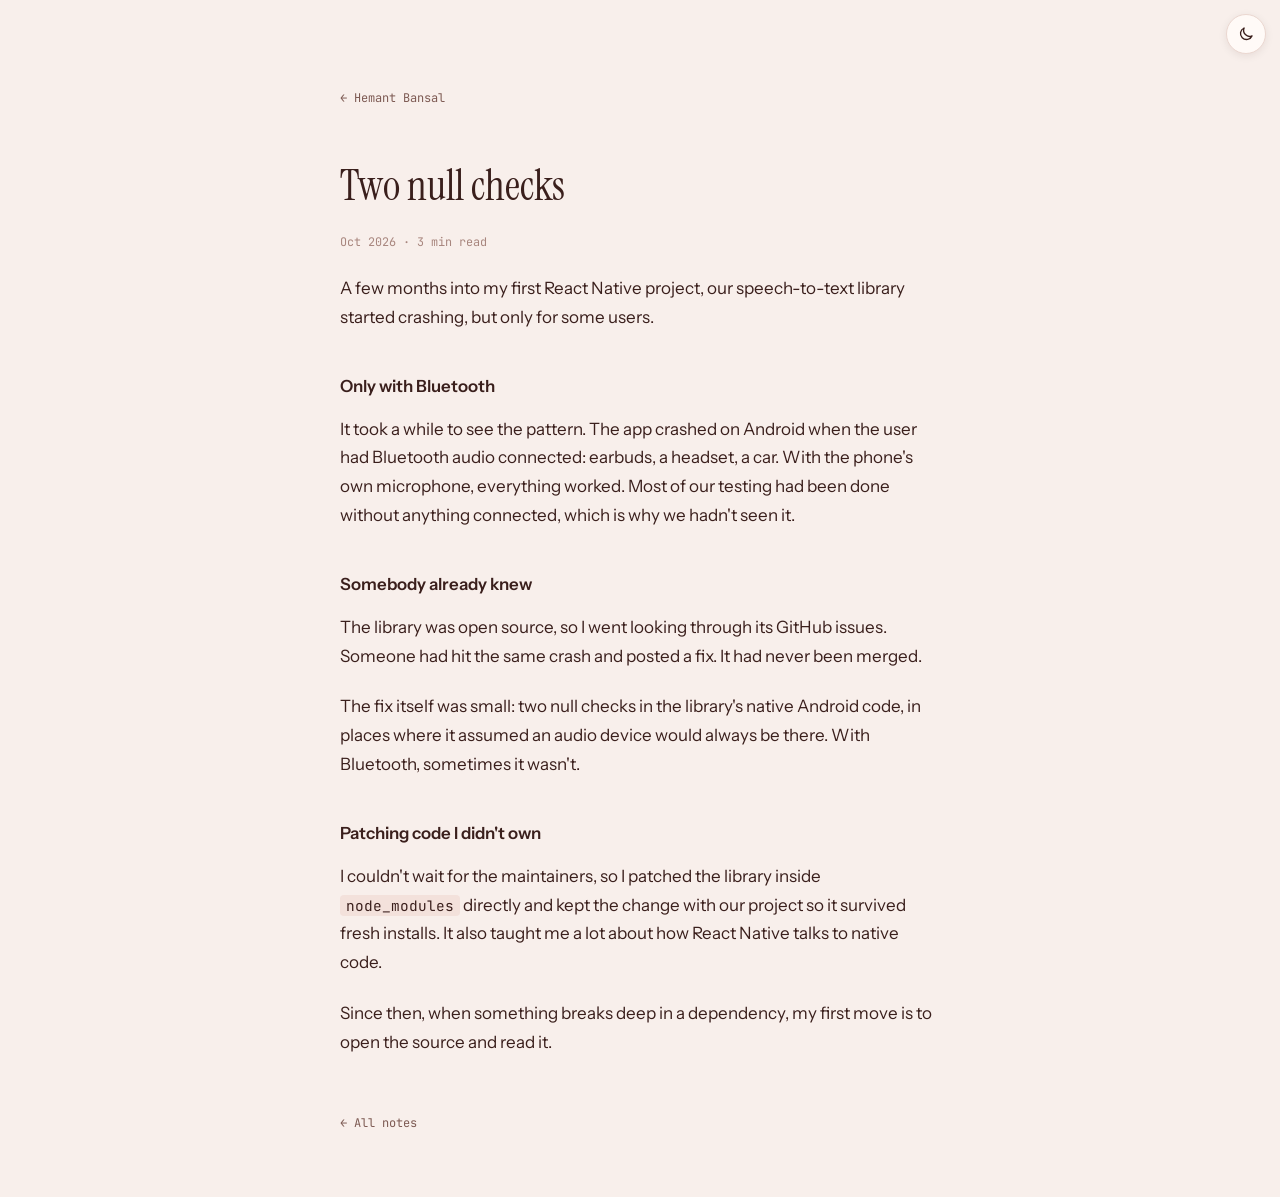
<file: public/notes/bluetooth-null-checks.html>
<!doctype html>
<html lang="en">
<head>
<meta charset="utf-8">
<script>try{var t=localStorage.getItem("theme");if(t==="light"||t==="dark")document.documentElement.setAttribute("data-theme",t)}catch(e){}</script>
<meta name="viewport" content="width=device-width, initial-scale=1, viewport-fit=cover">
<title>Two null checks · Hemant Bansal</title>
<meta name="claude:viewport-fit-sides" content="cover">
<meta name="description" content="The Bluetooth crash that taught me to read other people's code.">
<link rel="canonical" href="https://hemsbansal.in/notes/bluetooth-null-checks.html">
<meta property="og:title" content="Two null checks · Hemant Bansal">
<meta property="og:description" content="The Bluetooth crash that taught me to read other people's code.">
<meta property="og:url" content="https://hemsbansal.in/notes/bluetooth-null-checks.html">
<meta name="twitter:card" content="summary">
<link rel="icon" href="data:image/svg+xml,%3Csvg xmlns='http://www.w3.org/2000/svg' viewBox='0 0 64 64'%3E%3Crect width='64' height='64' rx='32' fill='%23c2604c'/%3E%3Ctext x='32' y='43' font-family='Georgia,serif' font-style='italic' font-size='32' fill='%23ffffff' text-anchor='middle'%3Eh%3C/text%3E%3C/svg%3E">
<link rel="manifest" href="../manifest.webmanifest">
<link rel="apple-touch-icon" href="../icons/apple-touch-icon.png">
<meta name="theme-color" content="#f8efeb" media="(prefers-color-scheme: light)">
<meta name="theme-color" content="#1d1312" media="(prefers-color-scheme: dark)">
<link rel="preconnect" href="https://fonts.googleapis.com">
<link rel="preconnect" href="https://fonts.gstatic.com" crossorigin>
<link rel="stylesheet" href="https://fonts.googleapis.com/css2?family=Instrument+Sans:wght@400;500;600&family=Instrument+Serif:ital@0;1&family=JetBrains+Mono:wght@400;500&display=swap">
<link rel="stylesheet" href="../style.css">
</head>
<body>
<main class="page">
  <a class="back" href="../index.html">← Hemant Bansal</a>
  <article>
    <h1>Two null checks</h1>
    <div class="meta">Oct 2026 · 3 min read</div>

    <p>A few months into my first React Native project, our speech-to-text library started crashing, but only for some users.</p>

    <h2>Only with Bluetooth</h2>
    <p>It took a while to see the pattern. The app crashed on Android when the user had Bluetooth audio connected: earbuds, a headset, a car. With the phone's own microphone, everything worked. Most of our testing had been done without anything connected, which is why we hadn't seen it.</p>

    <h2>Somebody already knew</h2>
    <p>The library was open source, so I went looking through its GitHub issues. Someone had hit the same crash and posted a fix. It had never been merged.</p>
    <p>The fix itself was small: two null checks in the library's native Android code, in places where it assumed an audio device would always be there. With Bluetooth, sometimes it wasn't.</p>

    <h2>Patching code I didn't own</h2>
    <p>I couldn't wait for the maintainers, so I patched the library inside <code>node_modules</code> directly and kept the change with our project so it survived fresh installs. It also taught me a lot about how React Native talks to native code.</p>

    <p>Since then, when something breaks deep in a dependency, my first move is to open the source and read it.</p>
  </article>
  <footer><a class="back" href="../index.html">← All notes</a></footer>
</main>
<script src="../site.js" defer></script>
</body>
</html>
</file>
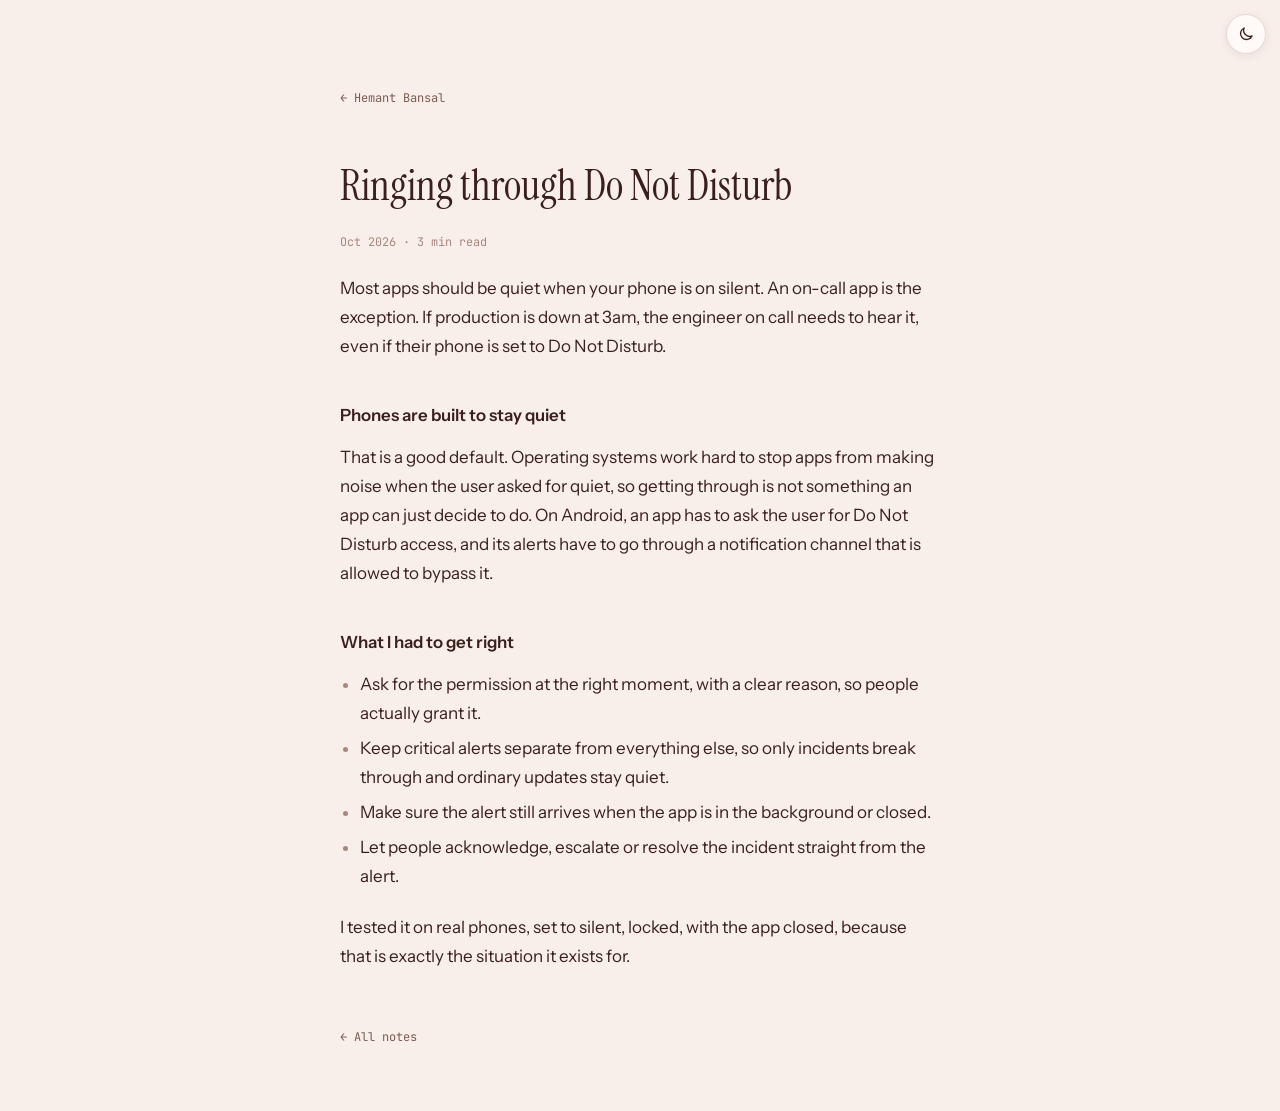
<file: public/notes/do-not-disturb.html>
<!doctype html>
<html lang="en">
<head>
<meta charset="utf-8">
<script>try{var t=localStorage.getItem("theme");if(t==="light"||t==="dark")document.documentElement.setAttribute("data-theme",t)}catch(e){}</script>
<meta name="viewport" content="width=device-width, initial-scale=1, viewport-fit=cover">
<title>Ringing through Do Not Disturb · Hemant Bansal</title>
<meta name="claude:viewport-fit-sides" content="cover">
<meta name="description" content="Getting a critical alert heard on a phone that is set to stay quiet.">
<link rel="canonical" href="https://hemsbansal.in/notes/do-not-disturb.html">
<meta property="og:title" content="Ringing through Do Not Disturb · Hemant Bansal">
<meta property="og:description" content="Getting a critical alert heard on a phone that is set to stay quiet.">
<meta property="og:url" content="https://hemsbansal.in/notes/do-not-disturb.html">
<meta name="twitter:card" content="summary">
<link rel="icon" href="data:image/svg+xml,%3Csvg xmlns='http://www.w3.org/2000/svg' viewBox='0 0 64 64'%3E%3Crect width='64' height='64' rx='32' fill='%23c2604c'/%3E%3Ctext x='32' y='43' font-family='Georgia,serif' font-style='italic' font-size='32' fill='%23ffffff' text-anchor='middle'%3Eh%3C/text%3E%3C/svg%3E">
<link rel="manifest" href="../manifest.webmanifest">
<link rel="apple-touch-icon" href="../icons/apple-touch-icon.png">
<meta name="theme-color" content="#f8efeb" media="(prefers-color-scheme: light)">
<meta name="theme-color" content="#1d1312" media="(prefers-color-scheme: dark)">
<link rel="preconnect" href="https://fonts.googleapis.com">
<link rel="preconnect" href="https://fonts.gstatic.com" crossorigin>
<link rel="stylesheet" href="https://fonts.googleapis.com/css2?family=Instrument+Sans:wght@400;500;600&family=Instrument+Serif:ital@0;1&family=JetBrains+Mono:wght@400;500&display=swap">
<link rel="stylesheet" href="../style.css">
</head>
<body>
<main class="page">
  <a class="back" href="../index.html">← Hemant Bansal</a>
  <article>
    <h1>Ringing through Do Not Disturb</h1>
    <div class="meta">Oct 2026 · 3 min read</div>

    <p>Most apps should be quiet when your phone is on silent. An on-call app is the exception. If production is down at 3am, the engineer on call needs to hear it, even if their phone is set to Do Not Disturb.</p>

    <h2>Phones are built to stay quiet</h2>
    <p>That is a good default. Operating systems work hard to stop apps from making noise when the user asked for quiet, so getting through is not something an app can just decide to do. On Android, an app has to ask the user for Do Not Disturb access, and its alerts have to go through a notification channel that is allowed to bypass it.</p>

    <h2>What I had to get right</h2>
    <ul>
      <li>Ask for the permission at the right moment, with a clear reason, so people actually grant it.</li>
      <li>Keep critical alerts separate from everything else, so only incidents break through and ordinary updates stay quiet.</li>
      <li>Make sure the alert still arrives when the app is in the background or closed.</li>
      <li>Let people acknowledge, escalate or resolve the incident straight from the alert.</li>
    </ul>

    <p>I tested it on real phones, set to silent, locked, with the app closed, because that is exactly the situation it exists for.</p>
  </article>
  <footer><a class="back" href="../index.html">← All notes</a></footer>
</main>
<script src="../site.js" defer></script>
</body>
</html>
</file>
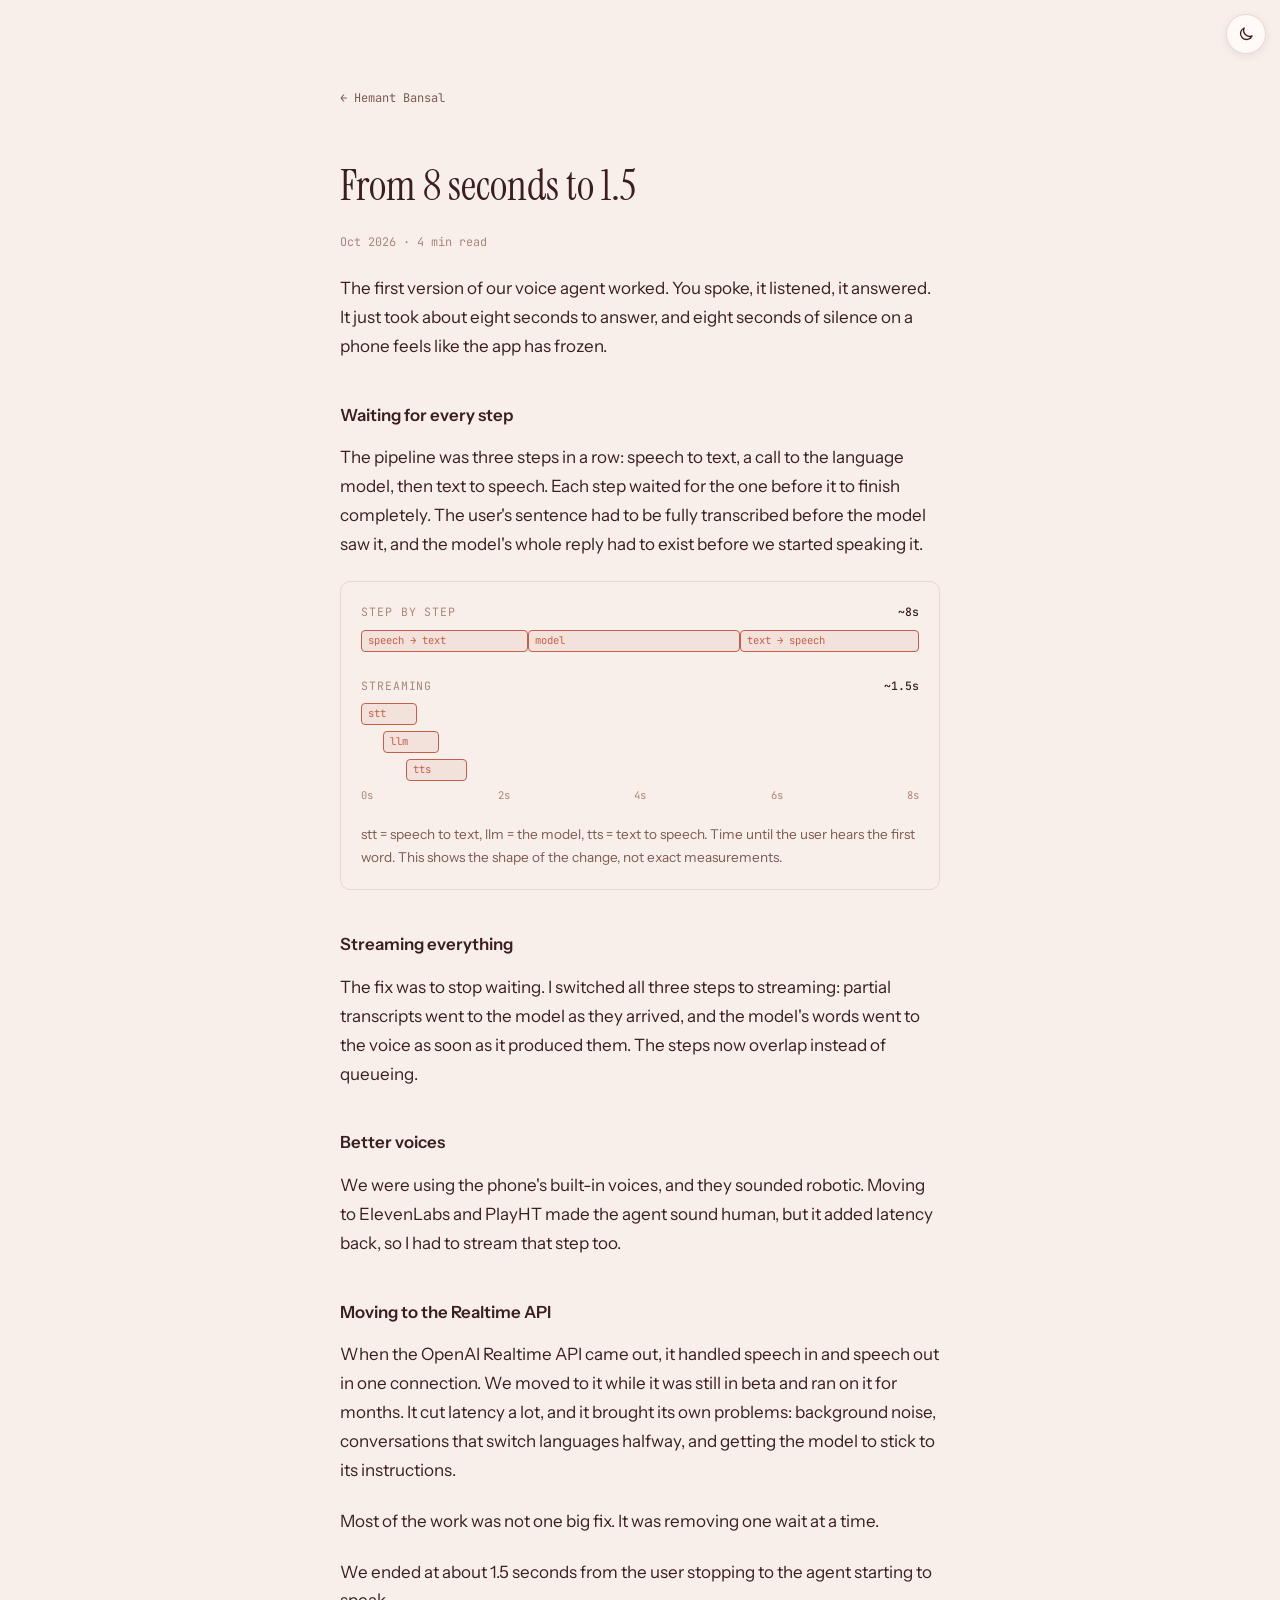
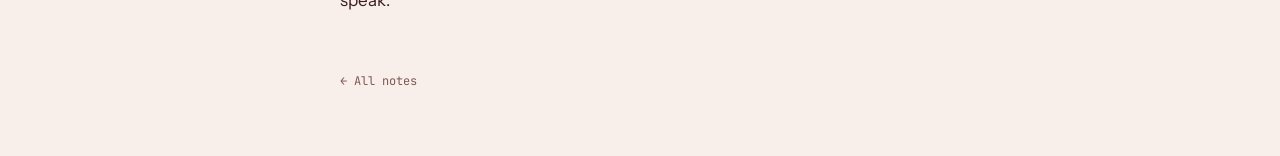
<file: public/notes/voice-latency.html>
<!doctype html>
<html lang="en">
<head>
<meta charset="utf-8">
<script>try{var t=localStorage.getItem("theme");if(t==="light"||t==="dark")document.documentElement.setAttribute("data-theme",t)}catch(e){}</script>
<meta name="viewport" content="width=device-width, initial-scale=1, viewport-fit=cover">
<title>From 8 seconds to 1.5 · Hemant Bansal</title>
<meta name="claude:viewport-fit-sides" content="cover">
<meta name="description" content="What it took to make a mobile voice agent feel like a conversation.">
<link rel="canonical" href="https://hemsbansal.in/notes/voice-latency.html">
<meta property="og:title" content="From 8 seconds to 1.5 · Hemant Bansal">
<meta property="og:description" content="What it took to make a mobile voice agent feel like a conversation.">
<meta property="og:url" content="https://hemsbansal.in/notes/voice-latency.html">
<meta name="twitter:card" content="summary">
<link rel="icon" href="data:image/svg+xml,%3Csvg xmlns='http://www.w3.org/2000/svg' viewBox='0 0 64 64'%3E%3Crect width='64' height='64' rx='32' fill='%23c2604c'/%3E%3Ctext x='32' y='43' font-family='Georgia,serif' font-style='italic' font-size='32' fill='%23ffffff' text-anchor='middle'%3Eh%3C/text%3E%3C/svg%3E">
<link rel="manifest" href="../manifest.webmanifest">
<link rel="apple-touch-icon" href="../icons/apple-touch-icon.png">
<meta name="theme-color" content="#f8efeb" media="(prefers-color-scheme: light)">
<meta name="theme-color" content="#1d1312" media="(prefers-color-scheme: dark)">
<link rel="preconnect" href="https://fonts.googleapis.com">
<link rel="preconnect" href="https://fonts.gstatic.com" crossorigin>
<link rel="stylesheet" href="https://fonts.googleapis.com/css2?family=Instrument+Sans:wght@400;500;600&family=Instrument+Serif:ital@0;1&family=JetBrains+Mono:wght@400;500&display=swap">
<link rel="stylesheet" href="../style.css">
</head>
<body>
<main class="page">
  <a class="back" href="../index.html">← Hemant Bansal</a>
  <article>
    <h1>From 8 seconds to 1.5</h1>
    <div class="meta">Oct 2026 · 4 min read</div>

    <p>The first version of our voice agent worked. You spoke, it listened, it answered. It just took about eight seconds to answer, and eight seconds of silence on a phone feels like the app has frozen.</p>

    <h2>Waiting for every step</h2>
    <p>The pipeline was three steps in a row: speech to text, a call to the language model, then text to speech. Each step waited for the one before it to finish completely. The user's sentence had to be fully transcribed before the model saw it, and the model's whole reply had to exist before we started speaking it.</p>

    <figure class="timing">
      <div>
        <h3>Step by step <b>~8s</b></h3>
        <div class="track">
          <div class="bar" style="left:0;width:30%">speech → text</div>
          <div class="bar" style="left:30%;width:38%">model</div>
          <div class="bar" style="left:68%;width:32%">text → speech</div>
        </div>
      </div>
      <div>
        <h3>Streaming <b>~1.5s</b></h3>
        <div class="track"><div class="bar" style="left:0;width:10%">stt</div></div>
        <div class="track"><div class="bar" style="left:4%;width:10%">llm</div></div>
        <div class="track"><div class="bar" style="left:8%;width:11%">tts</div></div>
        <div class="scale"><span>0s</span><span>2s</span><span>4s</span><span>6s</span><span>8s</span></div>
      </div>
      <figcaption>stt = speech to text, llm = the model, tts = text to speech. Time until the user hears the first word. This shows the shape of the change, not exact measurements.</figcaption>
    </figure>

    <h2>Streaming everything</h2>
    <p>The fix was to stop waiting. I switched all three steps to streaming: partial transcripts went to the model as they arrived, and the model's words went to the voice as soon as it produced them. The steps now overlap instead of queueing.</p>

    <h2>Better voices</h2>
    <p>We were using the phone's built-in voices, and they sounded robotic. Moving to ElevenLabs and PlayHT made the agent sound human, but it added latency back, so I had to stream that step too.</p>

    <h2>Moving to the Realtime API</h2>
    <p>When the OpenAI Realtime API came out, it handled speech in and speech out in one connection. We moved to it while it was still in beta and ran on it for months. It cut latency a lot, and it brought its own problems: background noise, conversations that switch languages halfway, and getting the model to stick to its instructions.</p>

    <p>Most of the work was not one big fix. It was removing one wait at a time.</p>

    <p>We ended at about 1.5 seconds from the user stopping to the agent starting to speak.</p>
  </article>
  <footer><a class="back" href="../index.html">← All notes</a></footer>
</main>
<script src="../site.js" defer></script>
</body>
</html>
</file>
<file: public/style.css>
/* Layout: one narrow column, left aligned, lots of air. Small mono labels mark each group. */
:root {
  /* Jaipur palette: pink sandstone, deep maroon ink, one green for "available" */
  --bg: #f8efeb;
  --fg: #3a1f1c;
  --muted: #7d5a53;
  --faint: #a8867e;
  --line: #ead6cf;
  --card: #fffaf7;
  --accent: #c2604c;
  --accent-ink: #a44a37;
  --green: #1f6f4a;
  --web: #d8933a;
  --side: #5b7fd6;
  --tint: rgba(194, 96, 76, 0.1);
  --ink-bg: #3a1f1c;
  --ink-fg: #f6e6e0;
  --ink-mute: #c09a91;
  --ink-accent: #f2a593;
  --display: "Instrument Serif", "Iowan Old Style", Georgia, serif;
  --sans: "Instrument Sans", ui-sans-serif, system-ui, -apple-system, "Segoe UI", sans-serif;
  --mono: "JetBrains Mono", ui-monospace, "SF Mono", Menlo, Consolas, monospace;
}
@media (prefers-color-scheme: dark) {
  :root:not([data-theme="light"]) { --bg: #1d1312; --fg: #f5e6e1; --muted: #c7a59d; --faint: #8c6e67; --line: #3a2724; --card: #271a18; --accent: #ee8f7a; --accent-ink: #f2a593; --green: #6fcf97; --web: #e9b05c; --side: #8ea6ff; --tint: rgba(238, 143, 122, 0.12); --ink-bg: #120b0a; --ink-fg: #f5e6e1; --ink-mute: #a78680; --ink-accent: #f2a593; color-scheme: dark; }
}
:root[data-theme="dark"] { --bg: #1d1312; --fg: #f5e6e1; --muted: #c7a59d; --faint: #8c6e67; --line: #3a2724; --card: #271a18; --accent: #ee8f7a; --accent-ink: #f2a593; --green: #6fcf97; --web: #e9b05c; --side: #8ea6ff; --tint: rgba(238, 143, 122, 0.12); --ink-bg: #120b0a; --ink-fg: #f5e6e1; --ink-mute: #a78680; --ink-accent: #f2a593; color-scheme: dark; }

*, *::before, *::after { box-sizing: border-box; }
body {
  margin: 0; background: var(--bg); color: var(--fg);
  font-family: var(--sans); font-size: 17px; line-height: 1.7;
  -webkit-font-smoothing: antialiased;
}
::selection { background: var(--tint); }
.page {
  max-width: 640px; margin: 0 auto;
  padding-block: 88px 64px;
  padding-left: max(20px, env(safe-area-inset-left, 0px));
  padding-right: max(20px, env(safe-area-inset-right, 0px));
  display: grid; gap: 56px;
}
a { color: inherit; text-decoration: underline; text-decoration-color: var(--line); text-underline-offset: 4px; text-decoration-thickness: 1px; transition: text-decoration-color .2s, color .2s; }
a:hover { text-decoration-color: var(--accent); }
a:focus-visible, button:focus-visible { outline: 2px solid var(--accent); outline-offset: 3px; border-radius: 3px; }
p { margin: 0; }
.muted { color: var(--muted); }

.label {
  font-family: var(--mono); font-size: 0.72rem; font-weight: 400; letter-spacing: 0.08em;
  text-transform: uppercase; color: var(--faint); margin: 0 0 16px;
}

/* Intro */
.hello { display: grid; gap: 20px; }
.name { font-family: var(--display); font-weight: 400; font-size: clamp(2.6rem, 8vw, 3.4rem); line-height: 1; letter-spacing: -0.01em; margin: 0; text-wrap: balance; }
.name em { color: var(--accent); }
.hello p { max-width: 58ch; }
.live { display: inline-flex; align-items: center; gap: 8px; font-family: var(--mono); font-size: 0.75rem; color: var(--muted); }
.live i { width: 7px; height: 7px; border-radius: 50%; background: var(--accent); animation: pulse 2.4s ease-in-out infinite; }
@keyframes pulse { 0%, 100% { opacity: 1; } 50% { opacity: .35; } }
@media (prefers-reduced-motion: reduce) { .live i { animation: none; } }

/* Lists of links */
.rows { list-style: none; margin: 0; padding: 0; display: grid; }
.rows li { display: grid; grid-template-columns: minmax(0, 1fr) auto; gap: 16px; align-items: baseline; padding: 12px 0; border-top: 1px solid var(--line); }
.rows li:last-child { border-bottom: 1px solid var(--line); }
.rows a { text-decoration: none; }
.rows a:hover { color: var(--accent-ink); }
.rows .meta { font-family: var(--mono); font-size: 0.74rem; color: var(--faint); white-space: nowrap; font-variant-numeric: tabular-nums; }
.rows .desc { grid-column: 1 / -1; color: var(--muted); font-size: 0.94rem; margin-top: -6px; }

.now { list-style: none; margin: 0; padding: 0; display: grid; gap: 8px; }
.now li { display: grid; grid-template-columns: 20px minmax(0, 1fr); }
.now li::before { content: "→"; color: var(--faint); }

.elsewhere { display: flex; flex-wrap: wrap; gap: 8px 24px; align-items: baseline; }
.copy { font-family: var(--mono); font-size: 0.7rem; color: var(--muted); background: none; border: 1px solid var(--line); border-radius: 999px; padding: 2px 10px; cursor: pointer; vertical-align: 2px; }
.copy:hover { color: var(--fg); border-color: var(--faint); }

footer { font-family: var(--mono); font-size: 0.72rem; color: var(--faint); }

/* Notes */
.back { font-family: var(--mono); font-size: 0.75rem; color: var(--muted); text-decoration: none; }
.back:hover { color: var(--accent); }
article { display: grid; gap: 22px; }
article h1 { font-family: var(--display); font-weight: 400; font-size: clamp(2rem, 6vw, 2.6rem); line-height: 1.1; margin: 0; text-wrap: balance; }
article h2 { font-size: 1.05rem; font-weight: 600; margin: 18px 0 -8px; }
article .meta { font-family: var(--mono); font-size: 0.74rem; color: var(--faint); }
article p { max-width: 64ch; }
article ul { margin: 0; padding-left: 20px; display: grid; gap: 6px; }
article li::marker { color: var(--faint); }
code { font-family: var(--mono); font-size: 0.85em; background: var(--tint); padding: 1px 6px; border-radius: 4px; }
pre { margin: 0; overflow-x: auto; background: var(--tint); border-radius: 8px; padding: 16px 18px; }
pre code { background: none; padding: 0; font-size: 0.8rem; line-height: 1.6; }
.pull { font-family: var(--display); font-size: 1.5rem; line-height: 1.3; color: var(--accent); border-left: 2px solid var(--accent); padding-left: 18px; }

/* Pipeline timing figure */
.timing { margin: 0; display: grid; gap: 18px; padding: 20px; border: 1px solid var(--line); border-radius: 10px; }
.timing h3 { margin: 0 0 8px; font-family: var(--mono); font-size: 0.72rem; font-weight: 400; letter-spacing: .08em; text-transform: uppercase; color: var(--faint); display: flex; justify-content: space-between; }
.timing h3 b { color: var(--fg); font-weight: 500; letter-spacing: 0; text-transform: none; }
.track { position: relative; height: 22px; margin-bottom: 6px; }
.bar { position: absolute; min-width: max-content; padding-right: 6px; top: 0; height: 100%; border-radius: 4px; background: var(--tint); border: 1px solid var(--accent); font-family: var(--mono); font-size: 0.66rem; color: var(--accent); display: flex; align-items: center; padding-left: 6px; white-space: nowrap; overflow: hidden; }
.scale { display: flex; justify-content: space-between; font-family: var(--mono); font-size: 0.66rem; color: var(--faint); font-variant-numeric: tabular-nums; }
.timing figcaption { font-size: 0.85rem; color: var(--muted); }

@media (max-width: 520px) {
  body { font-size: 16px; }
  .page { padding-block: 56px 48px; gap: 48px; }
}

/* Resume */
.cv-head h1 { font-family: var(--display); font-weight: 400; font-size: clamp(2.2rem, 6vw, 2.8rem); line-height: 1.05; margin: 0 0 8px; }
.cv-head p { margin: 0; }
.cv-head .meta { margin-top: 10px; font-family: var(--mono); font-size: 0.74rem; color: var(--faint); overflow-wrap: anywhere; }
.resume section { display: grid; gap: 14px; }
.resume .label { margin: 0; }
.cv-item { display: grid; gap: 6px; }
.cv-item h3 { font-size: 1rem; font-weight: 600; margin: 0; }
.cv-item ul { margin: 0; padding-left: 20px; display: grid; gap: 4px; font-size: 0.95rem; color: var(--muted); }
.cv-item li::marker { color: var(--faint); }
.cv-row { display: flex; flex-wrap: wrap; justify-content: space-between; align-items: baseline; gap: 4px 16px; }
.cv-row .meta { font-family: var(--mono); font-size: 0.74rem; color: var(--faint); font-variant-numeric: tabular-nums; }
.cv-skills { margin: 0; display: grid; gap: 8px; font-size: 0.95rem; }
.cv-skills div { display: grid; grid-template-columns: 140px minmax(0, 1fr); gap: 12px; }
.cv-skills dt { color: var(--faint); }
.cv-skills dd { margin: 0; }
@media (max-width: 520px) { .cv-skills div { grid-template-columns: 1fr; gap: 0; } }
@media print {
  :root { --bg: #fff; --fg: #000; --muted: #333; --faint: #666; --line: #ccc; }
  body { font-size: 11pt; }
  .page { padding-block: 0; gap: 18px; max-width: none; }
  .back { display: none; }
}

/* Bugs list */
.bugs { list-style: none; margin: 0; padding: 0; display: grid; gap: 0; counter-reset: bug; }
.bugs li { counter-increment: bug; display: grid; gap: 6px; padding: 20px 0 20px 48px; border-top: 1px solid var(--line); position: relative; }
.bugs li:last-child { border-bottom: 1px solid var(--line); }
.bugs li::before { content: "#" counter(bug, decimal-leading-zero); position: absolute; left: 0; top: 23px; font-family: var(--mono); font-size: 0.72rem; color: var(--faint); }
.bugs h3 { margin: 0; font-size: 1.02rem; font-weight: 600; }
.bugs p { color: var(--muted); font-size: 0.95rem; }
.bugs .tag { font-family: var(--mono); font-size: 0.7rem; color: var(--accent); }

/* Small link row */
.more { display: flex; flex-wrap: wrap; gap: 8px 24px; }

/* Language switch */
.lang { justify-self: start; display: inline-flex; border: 1px solid var(--line); border-radius: 999px; padding: 3px; gap: 2px; }
.lang button { font: inherit; font-family: var(--mono); font-size: 0.72rem; color: var(--muted); background: none; border: 0; border-radius: 999px; padding: 4px 12px; cursor: pointer; }
.lang button[aria-pressed="true"] { background: var(--fg); color: var(--bg); }
[data-hi] { display: none; }
html[data-lang="hi"] [data-hi] { display: revert; }
html[data-lang="hi"] [data-en] { display: none; }
[data-hi], .lang [lang="hi"] { font-family: "Noto Sans Devanagari", var(--sans); }
.label [data-hi] { font-family: "Noto Sans Devanagari", var(--sans); letter-spacing: 0; text-transform: none; font-size: 0.8rem; }
a.live { text-decoration: none; justify-self: start; }
a.live:hover { color: var(--accent); }

/* Easter egg toast */
#name { cursor: default; user-select: none; }
.toast { justify-self: start; font-family: var(--mono); font-size: 0.78rem; line-height: 1.5; padding: 10px 14px; border-radius: 8px; background: var(--fg); color: var(--bg); max-width: 52ch; }


/* Light / dark toggle */
.theme-btn {
  position: fixed; z-index: 40;
  top: calc(14px + env(safe-area-inset-top, 0px)); right: max(14px, env(safe-area-inset-right, 0px));
  width: 40px; height: 40px; border-radius: 50%;
  display: grid; place-items: center; cursor: pointer;
  background: var(--card, var(--bg)); color: var(--fg); border: 1px solid var(--line);
  box-shadow: 0 2px 8px rgba(40, 10, 8, 0.08);
}
.theme-btn svg { width: 18px; height: 18px; fill: none; stroke: currentColor; stroke-width: 1.8; stroke-linecap: round; stroke-linejoin: round; }
.theme-btn:hover { border-color: var(--accent); }
.theme-btn:focus-visible { outline: 2px solid var(--accent); outline-offset: 2px; }
@media print { .theme-btn { display: none; } }
</file>
<file: public/home.css>
/* Homepage. Desktop: a web page (hero, metro map, tickets, terminal, chat).
   Phone: an app (settings-style home, vertical route, wallet passes, chat, tab bar). */
.app {
  max-width: 1120px; margin: 0 auto;
  padding-block: 72px 56px;
  padding-left: max(24px, env(safe-area-inset-left, 0px));
  padding-right: max(24px, env(safe-area-inset-right, 0px));
  display: grid; gap: 64px;
}
.mob, .view[data-view="home"], .tabbar { display: none; }
.sec-head { display: flex; justify-content: space-between; align-items: baseline; gap: 16px; margin-bottom: 16px; }
.sec-head h2 { font-family: var(--mono); font-size: 0.72rem; font-weight: 500; letter-spacing: 0.12em; text-transform: uppercase; color: var(--muted); margin: 0; }
.hint { font-family: var(--mono); font-size: 0.72rem; color: var(--faint); }
.app a { text-decoration: none; }

/* Hero */
.hero { display: grid; grid-template-columns: minmax(0, 1.25fr) minmax(0, 1fr); gap: 48px; align-items: end; }
.hero .name { font-family: var(--display); font-weight: 400; font-size: clamp(4rem, 8.5vw, 6.6rem); line-height: 0.9; letter-spacing: -0.01em; margin: 0; cursor: default; user-select: none; }
.hero .name em, .m-name em { color: var(--accent); }
.hero-side { display: grid; gap: 16px; }
.hero-side p { margin: 0; font-size: 1.1rem; line-height: 1.6; color: var(--muted); max-width: 46ch; }
.avail { display: inline-flex; align-items: center; gap: 10px; font-family: var(--mono); font-size: 0.76rem; color: var(--green); justify-self: start; }
.avail i { width: 8px; height: 8px; border-radius: 50%; background: var(--green); box-shadow: 0 0 0 4px color-mix(in srgb, var(--green) 18%, transparent); }
.avail:hover { text-decoration: underline; text-underline-offset: 4px; }

/* Metro map */
.map { background: var(--card); border: 1px solid var(--line); border-radius: 16px; padding: 8px 12px; overflow-x: auto; }
.map svg { display: block; width: 100%; min-width: 760px; height: auto; }
.map .ln { fill: none; stroke-linecap: round; stroke-linejoin: round; stroke-width: 9; }
.map .web { stroke: var(--web); }
.map .mobl { stroke: var(--green); }
.map .side { stroke: var(--side); stroke-width: 6; opacity: 0.85; }
.map .stn circle { fill: var(--card); stroke: var(--fg); stroke-width: 3; }
.map .xchg { fill: var(--card); stroke: var(--fg); stroke-width: 4; }
.map .end { fill: var(--fg); stroke: var(--fg); stroke-width: 3; }
.map text { font-family: var(--sans); font-size: 13px; fill: var(--fg); }
.map text.b { font-weight: 700; }
.map text.y { font-family: var(--mono); font-size: 10.5px; fill: var(--muted); }
.map a text { text-decoration: underline; text-decoration-color: var(--line); }
.map a:hover text { fill: var(--accent-ink); }

/* Tickets */
.tickets { display: grid; grid-template-columns: repeat(2, minmax(0, 1fr)); gap: 20px; }
.ticket { background: var(--card); border: 1px solid var(--line); border-radius: 14px; display: grid; grid-template-rows: 1fr auto; position: relative; scroll-margin-top: 24px; transition: transform .2s ease, border-color .2s; }
.ticket:hover { transform: translateY(-2px); border-color: var(--accent); }
.ticket::before, .ticket::after { content: ""; position: absolute; bottom: 38px; width: 18px; height: 18px; border-radius: 50%; background: var(--bg); border: 1px solid var(--line); }
.ticket::before { left: -10px; } .ticket::after { right: -10px; }
.tk-main { padding: 20px 22px 18px; border-bottom: 1.5px dashed var(--line); display: grid; gap: 10px; }
.tk-hd { display: flex; justify-content: space-between; gap: 12px; font-family: var(--mono); font-size: 0.68rem; letter-spacing: 0.08em; text-transform: uppercase; color: var(--muted); }
.ticket h3 { font-family: var(--display); font-weight: 400; font-size: 2.1rem; line-height: 1; margin: 2px 0 2px; }
.tk-body { display: grid; gap: 8px; }
.route-line { display: flex; align-items: center; gap: 12px; font-family: var(--mono); font-size: 1.15rem; }
.route-line b { font-weight: 600; }
.route-line .dots { flex: 1; border-top: 2px dotted currentColor; opacity: .7; }
.tk-lead { margin: 0; font-weight: 500; }
.tk-note { margin: 0; color: var(--muted); font-size: 0.94rem; line-height: 1.55; }
.tk-stub { display: flex; justify-content: space-between; gap: 12px; padding: 11px 22px; font-family: var(--mono); font-size: 0.72rem; color: var(--muted); }
.tk-stub a { color: var(--accent-ink); }
.tk-stub a:hover { text-decoration: underline; text-underline-offset: 3px; }
.ticket.t-a { border-color: color-mix(in srgb, var(--accent) 55%, var(--line)); }

/* Notes terminal + more links */
.notes { display: grid; gap: 18px; }
.term { background: var(--ink-bg); color: var(--ink-fg); border-radius: 14px; padding: 20px 24px; font-family: var(--mono); font-size: 0.86rem; line-height: 2; display: grid; overflow-x: auto; }
.term .p { color: var(--ink-accent); }
.term a { color: var(--ink-fg); display: flex; gap: 14px; flex-wrap: wrap; }
.term a::before { content: "→"; color: var(--ink-accent); }
.term a span { color: var(--ink-mute); }
.term a:hover { color: var(--ink-accent); }
.cursor { display: inline-block; width: 8px; height: 15px; background: var(--ink-accent); vertical-align: -2px; animation: blink 1.1s steps(1) infinite; }
@keyframes blink { 50% { opacity: 0; } }
.more { display: flex; flex-wrap: wrap; gap: 8px 22px; }
.more a { color: var(--fg); border-bottom: 1px solid var(--line); }
.more a:hover { border-color: var(--accent); }

/* Chat */
.chat { background: var(--card); border: 1px solid var(--line); border-radius: 16px; padding: 18px; display: grid; gap: 14px; max-width: 640px; }
.chat-top { display: flex; align-items: center; gap: 12px; padding-bottom: 12px; border-bottom: 1px solid var(--line); }
.av { width: 38px; height: 38px; border-radius: 50%; background: var(--accent); color: #fff; display: grid; place-items: center; font-family: var(--display); font-size: 1.3rem; }
.chat-top b { display: block; font-weight: 600; }
.chat-top small { color: var(--muted); font-size: 0.8rem; }
.thread { display: flex; flex-direction: column; gap: 8px; min-height: 60px; }
.msg { max-width: 82%; padding: 9px 14px; border-radius: 16px 16px 16px 4px; background: color-mix(in srgb, var(--accent) 10%, var(--card)); line-height: 1.5; font-size: 0.96rem; }
.msg.me { align-self: flex-end; border-radius: 16px 16px 4px 16px; background: var(--accent); color: #fff; }
.msg a { color: inherit; text-decoration: underline; text-underline-offset: 3px; }
.msg.typing { display: flex; gap: 4px; padding: 13px 14px; }
.msg.typing i { width: 6px; height: 6px; border-radius: 50%; background: var(--faint); animation: dot 1s infinite; }
.msg.typing i:nth-child(2) { animation-delay: .15s; } .msg.typing i:nth-child(3) { animation-delay: .3s; }
@keyframes dot { 50% { transform: translateY(-3px); opacity: .5; } }
.replies { display: flex; flex-wrap: wrap; gap: 8px; }
.replies button { font: inherit; font-size: 0.86rem; color: var(--accent-ink); background: none; border: 1px solid color-mix(in srgb, var(--accent) 60%, var(--line)); border-radius: 999px; padding: 6px 13px; cursor: pointer; }
.replies button:hover { background: var(--tint); }
.replies button:focus-visible, .ticket:focus-visible, .row:focus-visible, .tabbar a:focus-visible { outline: 2px solid var(--accent); outline-offset: 2px; }
.mail { display: flex; flex-wrap: wrap; align-items: center; gap: 10px; padding-top: 12px; border-top: 1px solid var(--line); }
.mail a { color: var(--fg); font-weight: 500; overflow-wrap: anywhere; }

.foot { font-family: var(--mono); font-size: 0.72rem; color: var(--faint); }
.toast { position: fixed; left: 50%; bottom: calc(24px + env(safe-area-inset-bottom, 0px)); transform: translateX(-50%); z-index: 30; max-width: min(90vw, 420px); }

@media (prefers-reduced-motion: reduce) {
  .cursor, .msg.typing i { animation: none; }
  .ticket { transition: none; }
}

/* ---------- Phone: the site becomes an app ---------- */
@media (max-width: 760px) {
  .app { padding-block: 20px 110px; gap: 40px; }
  .desk { display: none !important; }
  .mob { display: block; }
  .view[data-view="home"] { display: block; }
  .tabbar { display: flex; }

  /* JS on: one view at a time */
  html.is-app .view { display: none; }
  html.is-app .view.active { display: block; animation: rise .25s ease; }
  html.is-app .foot { display: none; }
  @keyframes rise { from { opacity: 0; transform: translateY(6px); } }

  .sec-head h2 { font-family: var(--display); font-size: 2.3rem; font-weight: 400; letter-spacing: 0; text-transform: none; color: var(--fg); }
  .sec-head { flex-direction: column; gap: 2px; margin-bottom: 18px; }

  /* Home: settings-style */
  .m-head { padding: 8px 4px 18px; }
  .m-name { font-family: var(--display); font-weight: 400; font-size: 2.6rem; line-height: 1; margin: 0; user-select: none; }
  .m-head p { margin: 6px 0 0; color: var(--muted); font-size: 0.92rem; }
  .glabel { font-family: var(--mono); font-size: 0.68rem; font-weight: 500; letter-spacing: 0.1em; text-transform: uppercase; color: var(--muted); margin: 22px 6px 8px; }
  .group { background: var(--card); border-radius: 14px; overflow: hidden; }
  .row { display: flex; align-items: center; gap: 12px; padding: 12px 14px; min-height: 48px; color: var(--fg); border-bottom: 1px solid var(--line); }
  .row:last-child { border-bottom: 0; }
  .row:active { background: var(--tint); }
  .row .lbl { min-width: 0; flex: 1; }
  .row .v { color: var(--muted); font-size: 0.85rem; white-space: nowrap; }
  .row .chev svg { width: 16px; height: 16px; stroke: var(--faint); }
  .ic { width: 30px; height: 30px; border-radius: 8px; background: var(--accent); display: grid; place-items: center; flex: none; }
  .ic.ok { background: var(--green); }
  .ic svg, .tabbar svg, .row .chev svg { fill: none; stroke-width: 1.8; stroke-linecap: round; stroke-linejoin: round; }
  .ic svg { width: 17px; height: 17px; stroke: #fff; }
  .switch { margin-left: auto; width: 46px; height: 28px; border-radius: 14px; background: var(--green); position: relative; flex: none; }
  .switch::after { content: ""; position: absolute; right: 3px; top: 3px; width: 22px; height: 22px; border-radius: 50%; background: #fff; box-shadow: 0 1px 3px rgba(0,0,0,.2); }
  .row:has(.switch) .chev { display: none; }

  /* Route: vertical metro line */
  .vmap { list-style: none; margin: 0; padding: 0 0 0 34px; position: relative; }
  .vmap::before { content: ""; position: absolute; left: 11px; top: 10px; bottom: 10px; width: 7px; border-radius: 4px; background: linear-gradient(var(--web) 0 44%, var(--green) 44%); }
  .vmap .st { position: relative; padding: 4px 0 18px; }
  .vmap .st::before { content: ""; position: absolute; left: -30px; top: 6px; width: 13px; height: 13px; border-radius: 50%; background: var(--bg); border: 3px solid var(--fg); }
  .vmap .st.x::before { width: 17px; height: 17px; left: -32px; top: 4px; }
  .vmap .st.now::before { background: var(--fg); }
  .vmap b { display: block; font-weight: 600; color: var(--fg); }
  .vmap span { font-family: var(--mono); font-size: 0.72rem; color: var(--muted); }
  .vmap a b { text-decoration: underline; text-decoration-color: var(--line); text-underline-offset: 3px; }

  /* Passes: stacked wallet passes */
  .tickets { grid-template-columns: 1fr; gap: 0; }
  .ticket { border: 0; border-radius: 16px; color: #fff; margin-top: -14px; box-shadow: 0 -4px 14px rgba(40, 10, 8, 0.12); cursor: pointer; }
  .ticket:first-child { margin-top: 0; }
  .ticket:hover { transform: none; }
  .ticket::before, .ticket::after { display: none; }
  .ticket.t-a { background: #c2604c; } .ticket.t-b { background: #8e3b2e; } .ticket.t-c { background: #1f6f4a; } .ticket.t-d { background: #3f5ea8; }
  .tk-main { border-bottom-color: rgba(255,255,255,.35); padding: 16px 18px 20px; }
  .tk-hd, .tk-note, .tk-stub, .tk-stub a { color: rgba(255,255,255,.85); }
  .ticket h3 { font-size: 1.8rem; }
  .ticket:not(.open) .tk-body, .ticket:not(.open) .tk-stub { display: none; }
  .ticket:not(.open) .tk-main { border-bottom: 0; padding-bottom: 26px; }
  .ticket.open { margin-bottom: 14px; }
  .ticket.open + .ticket { margin-top: 0; }

  .chat { padding: 14px; }

  /* Tab bar */
  .tabbar { position: fixed; left: 0; right: 0; bottom: 0; z-index: 20; justify-content: space-around;
    padding: 8px max(8px, env(safe-area-inset-right, 0px)) calc(8px + env(safe-area-inset-bottom, 0px)) max(8px, env(safe-area-inset-left, 0px));
    background: color-mix(in srgb, var(--card) 92%, transparent); backdrop-filter: blur(14px); -webkit-backdrop-filter: blur(14px); border-top: 1px solid var(--line); }
  .tabbar a { display: grid; justify-items: center; gap: 3px; min-width: 64px; padding: 4px; font-size: 0.68rem; color: var(--muted); }
  .tabbar svg { width: 22px; height: 22px; stroke: currentColor; }
  .tabbar a[aria-current="page"] { color: var(--accent-ink); }
  .toast { bottom: calc(90px + env(safe-area-inset-bottom, 0px)); }
}
</file>
<file: public/phone/phone.css>
/* Layout: on desktop a phone sits on the page with a short caption; on a real phone the OS fills the screen. */
:root {
  --page-bg: #e9e8e4; --page-fg: #1c1c1e; --page-mut: #6b6b70;
  --app-bg: #f2f2f7; --app-card: #ffffff; --app-fg: #111114; --app-mut: #6c6c72; --app-line: #e3e3e8;
  --tint: #2f54eb; --ok: #22a35a; --danger: #e5484d;
  --sans: "Figtree", -apple-system, "SF Pro Text", system-ui, "Segoe UI", Roboto, sans-serif;
  --mono: "JetBrains Mono", ui-monospace, "SF Mono", Menlo, monospace;
  --s: 1;
}
@media (prefers-color-scheme: dark) {
  :root:not([data-theme="light"]) {
    --page-bg: #121214; --page-fg: #f2f2f5; --page-mut: #9a9aa2;
    --app-bg: #000000; --app-card: #1c1c1e; --app-fg: #f5f5f7; --app-mut: #98989f; --app-line: #2c2c2e;
    --tint: #7d95ff; --ok: #3ccf7a; color-scheme: dark;
  }
}
:root[data-theme="dark"] {
  --page-bg: #121214; --page-fg: #f2f2f5; --page-mut: #9a9aa2;
  --app-bg: #000000; --app-card: #1c1c1e; --app-fg: #f5f5f7; --app-mut: #98989f; --app-line: #2c2c2e;
  --tint: #7d95ff; --ok: #3ccf7a; color-scheme: dark;
}

* { box-sizing: border-box; }
html, body { height: 100%; }
body { margin: 0; background: var(--page-bg); color: var(--page-fg); font-family: var(--sans); -webkit-font-smoothing: antialiased; overflow: hidden; }
button { font: inherit; color: inherit; background: none; border: 0; padding: 0; cursor: pointer; }
a { color: inherit; }
:focus-visible { outline: 2px solid var(--tint); outline-offset: 2px; }
svg { display: block; }

/* ---------- Stage (desktop) ---------- */
.stage { height: 100%; display: flex; align-items: center; justify-content: center; gap: 72px;
  padding-left: max(24px, env(safe-area-inset-left, 0px)); padding-right: max(24px, env(safe-area-inset-right, 0px)); }
.caption { width: 260px; display: grid; gap: 14px; }
.caption h1 { margin: 0; font-size: 2.1rem; font-weight: 800; letter-spacing: -0.03em; line-height: 1; }
.caption p { margin: 0; color: var(--page-mut); line-height: 1.55; }
.cap-site { font-family: var(--mono); font-size: 0.75rem; letter-spacing: 0.04em; }
.keys { list-style: none; margin: 6px 0 0; padding: 0; display: grid; gap: 8px; font-size: 0.85rem; color: var(--page-mut); }
kbd { font-family: var(--mono); font-size: 0.72rem; color: var(--page-fg); border: 1px solid color-mix(in srgb, var(--page-fg) 22%, transparent); border-bottom-width: 2px; border-radius: 6px; padding: 1px 7px; margin-right: 8px; }
.cap-alt { font-size: 0.85rem; }
.cap-alt a { color: var(--page-fg); }

.device { width: 414px; height: 868px; padding: 12px; border-radius: 64px; background: #0d0d0f; flex: none;
  box-shadow: 0 0 0 2px #2a2a2e, 0 40px 80px rgba(0,0,0,.28), inset 0 0 0 1px #3a3a40;
  transform: scale(var(--s)); transform-origin: center; }
.screen { position: relative; width: 390px; height: 844px; border-radius: 52px; overflow: hidden; isolation: isolate; color: #fff;
  --sb-h: 54px; --bottom: 34px; user-select: none; -webkit-user-select: none; }
.island { position: absolute; z-index: 50; top: 11px; left: 50%; width: 124px; height: 36px; margin-left: -62px; border-radius: 20px; background: #000; }

/* ---------- Wallpapers ---------- */
.wallpaper { position: absolute; inset: 0; z-index: 0; transition: filter .3s;
  --wp-ink: #fff;
  background:
    radial-gradient(60% 45% at 18% 22%, #3d63ff 0%, transparent 70%),
    radial-gradient(55% 40% at 85% 38%, #1fc7a5 0%, transparent 72%),
    radial-gradient(70% 45% at 40% 88%, #ffb547 0%, transparent 70%),
    radial-gradient(50% 35% at 90% 90%, #ff5c8a 0%, transparent 70%),
    #0b1026; }
html[data-wallpaper="sand"] .wallpaper { background:
    radial-gradient(60% 40% at 20% 20%, #f2c27b 0%, transparent 70%),
    radial-gradient(60% 45% at 85% 70%, #b9d3c4 0%, transparent 70%),
    radial-gradient(45% 30% at 30% 85%, #e79a7e 0%, transparent 70%), #efe6d6; }
html[data-wallpaper="ink"] .wallpaper { background:
    repeating-linear-gradient(115deg, rgba(255,255,255,.035) 0 2px, transparent 2px 14px), radial-gradient(80% 60% at 50% 0%, #2a2d36 0%, #0c0d10 70%); }
html[data-wallpaper="indigo"] .wallpaper { background:
    radial-gradient(circle at 12px 12px, rgba(255,255,255,.16) 2px, transparent 2.6px) 0 0/24px 24px,
    radial-gradient(circle at 0 0, rgba(255,214,90,.22) 3px, transparent 3.6px) 0 0/48px 48px, #1b2a7a; }
html[data-wallpaper="sand"] .screen { --wp-ink: #2a1f14; }
@media (prefers-color-scheme: dark) { :root:not([data-theme="light"]) .wallpaper { filter: brightness(.82); } }
:root[data-theme="dark"] .wallpaper { filter: brightness(.82); }

/* ---------- Status bar ---------- */
.statusbar { position: absolute; z-index: 40; top: 0; left: 0; right: 0; height: var(--sb-h); display: flex; justify-content: space-between; align-items: center;
  padding: 6px 30px 0 36px; font-weight: 700; font-size: 15px; color: var(--sb-color, var(--wp-ink, #fff)); pointer-events: none; transition: color .2s; }
.sb-icons { display: flex; gap: 6px; align-items: center; }
.sb-icons svg { height: 12px; width: auto; fill: currentColor; }
.screen[data-view="app"] .statusbar { --sb-color: var(--app-fg); }

/* ---------- Lock screen ---------- */
.lock { position: absolute; inset: 0; z-index: 30; display: flex; flex-direction: column; padding: calc(var(--sb-h) + 26px) 16px calc(var(--bottom) + 22px);
  color: var(--wp-ink, #fff); touch-action: none; transition: transform .45s cubic-bezier(.2,.8,.2,1), opacity .45s; }
.lock::before { content: ""; position: absolute; inset: 0; z-index: -1; background: linear-gradient(rgba(0,0,0,.18), transparent 40%, rgba(0,0,0,.25)); }
html[data-wallpaper="sand"] .lock::before { background: none; }
.screen:not([data-view="lock"]) .lock { transform: translateY(-100%); opacity: 0; pointer-events: none; }
.lock-top { text-align: center; }
.lock-date { margin: 0; font-size: 19px; font-weight: 600; opacity: .9; }
.lock-time { margin: 0; font-size: 92px; font-weight: 700; letter-spacing: -0.04em; line-height: 1; font-variant-numeric: tabular-nums; }
.lock-place { margin: 6px 0 0; font-size: 13px; font-weight: 600; opacity: .75; letter-spacing: .02em; }
.notifs { margin-top: auto; display: grid; gap: 8px; }
.notif { display: grid; grid-template-columns: 38px minmax(0,1fr) auto; gap: 10px; align-items: center; text-align: left; padding: 12px 14px; border-radius: 22px;
  background: rgba(245,245,250,.72); color: #111; backdrop-filter: blur(24px) saturate(1.6); -webkit-backdrop-filter: blur(24px) saturate(1.6);
  animation: notif-in .5s both; }
.notif:nth-child(2) { animation-delay: .12s; } .notif:nth-child(3) { animation-delay: .24s; }
@keyframes notif-in { from { opacity: 0; transform: translateY(12px) scale(.97); } }
.notif .ni { width: 38px; height: 38px; border-radius: 10px; display: grid; place-items: center; }
.notif .ni svg { width: 22px; height: 22px; }
.notif b { display: block; font-size: 14px; }
.notif span { display: block; font-size: 14px; line-height: 1.3; color: #333; overflow: hidden; text-overflow: ellipsis; white-space: nowrap; }
.notif small { align-self: start; font-size: 12px; color: #666; }
.unlock { margin: 18px auto 0; font-size: 14px; font-weight: 600; opacity: .85; animation: hint 2.6s ease-in-out infinite; }
@keyframes hint { 50% { transform: translateY(-4px); opacity: .55; } }

/* ---------- Home screen ---------- */
.home { position: absolute; inset: 0; z-index: 10; padding: calc(var(--sb-h) + 14px) 22px calc(var(--bottom) + 8px); display: flex; flex-direction: column; color: var(--wp-ink, #fff);
  transition: transform .35s cubic-bezier(.2,.8,.2,1), filter .35s; }
.screen[data-view="lock"] .home { transform: scale(1.08); opacity: 0; pointer-events: none; }
.home { transition: transform .4s cubic-bezier(.2,.8,.2,1), filter .35s, opacity .35s; }
.screen[data-view="app"] .home { transform: scale(.94); filter: blur(2px); }
.widgets { display: grid; grid-template-columns: 1fr 1fr; gap: 16px; margin-bottom: 22px; }
.widget { height: 154px; border-radius: 24px; padding: 14px 16px; text-align: left; display: flex; flex-direction: column; gap: 4px;
  background: rgba(255,255,255,.2); backdrop-filter: blur(20px) saturate(1.4); -webkit-backdrop-filter: blur(20px) saturate(1.4); color: inherit; }
html[data-wallpaper="sand"] .widget { background: rgba(255,255,255,.5); }
.w-label { font-size: 12px; font-weight: 700; letter-spacing: .04em; text-transform: uppercase; opacity: .8; }
.w-big { font-size: 22px; font-weight: 700; line-height: 1.15; letter-spacing: -.01em; margin-top: auto; }
.w-clock .w-big { font-size: 40px; font-variant-numeric: tabular-nums; }
.w-small { font-size: 13px; opacity: .9; display: flex; align-items: center; gap: 6px; }
.dot { width: 8px; height: 8px; border-radius: 50%; background: #4ade80; box-shadow: 0 0 0 3px rgba(74,222,128,.25); }
.grid { display: grid; grid-template-columns: repeat(4, 1fr); row-gap: 22px; column-gap: 8px; }
.app-icon { display: grid; justify-items: center; gap: 6px; font-size: 11.5px; font-weight: 500; color: inherit; text-decoration: none; }
.app-icon span { text-shadow: 0 1px 3px rgba(0,0,0,.35); white-space: nowrap; }
html[data-wallpaper="sand"] .app-icon span { text-shadow: none; }
.tile { width: 62px; height: 62px; border-radius: 15px; display: grid; place-items: center; box-shadow: 0 2px 6px rgba(0,0,0,.18); transition: transform .15s; }
.tile svg { width: 32px; height: 32px; }
.app-icon:active .tile { transform: scale(.9); filter: brightness(.85); }
.app-icon:hover .tile { transform: translateY(-2px); }
.search-pill { margin: auto auto 14px; display: flex; align-items: center; gap: 6px; padding: 7px 14px; border-radius: 999px; font-size: 13px; font-weight: 600;
  background: rgba(255,255,255,.22); backdrop-filter: blur(16px); -webkit-backdrop-filter: blur(16px); color: inherit; }
html[data-wallpaper="sand"] .search-pill { background: rgba(255,255,255,.55); }
.search-pill svg { width: 14px; height: 14px; fill: none; stroke: currentColor; stroke-width: 2.4; stroke-linecap: round; }
.dock { display: grid; grid-template-columns: repeat(4, 1fr); padding: 14px 12px; border-radius: 32px; background: rgba(255,255,255,.22);
  backdrop-filter: blur(24px) saturate(1.4); -webkit-backdrop-filter: blur(24px) saturate(1.4); }
html[data-wallpaper="sand"] .dock { background: rgba(255,255,255,.5); }
.dock .app-icon > span:last-child { display: none; }

/* Icon glyphs: white strokes on coloured tiles */
.tile svg, .ni svg { fill: none; stroke: #fff; stroke-width: 1.9; stroke-linecap: round; stroke-linejoin: round; }

/* ---------- App window ---------- */
.window a { text-decoration: none; }
.window .doc a, .window .bubble a, .window .field a { text-decoration: underline; text-underline-offset: 3px; }
.window { position: absolute; inset: 0; z-index: 20; background: var(--app-bg); color: var(--app-fg); border-radius: 52px; overflow: hidden; user-select: text; -webkit-user-select: text; }
.win-body { position: absolute; inset: 0; overflow-y: auto; overscroll-behavior: contain; padding: var(--sb-h) 0 calc(var(--bottom) + 30px); scrollbar-width: none; }
.win-body::-webkit-scrollbar { display: none; }
.nav { position: sticky; top: calc(var(--sb-h) * -1); z-index: 2; padding: 8px 20px 10px; background: color-mix(in srgb, var(--app-bg) 86%, transparent); backdrop-filter: blur(18px); -webkit-backdrop-filter: blur(18px); }
.nav .back { display: inline-flex; align-items: center; gap: 2px; color: var(--tint); font-size: 17px; min-height: 32px; }
.nav .back svg { width: 20px; height: 20px; fill: none; stroke: currentColor; stroke-width: 2.4; stroke-linecap: round; stroke-linejoin: round; }
.nav h1 { margin: 2px 0 0; font-size: 34px; font-weight: 800; letter-spacing: -0.02em; line-height: 1.1; }
.page-pad { padding: 4px 16px 0; display: grid; gap: 18px; }
.sub { margin: 0 4px; color: var(--app-mut); font-size: 14px; line-height: 1.5; }
.glabel { margin: 6px 16px -10px; font-size: 13px; color: var(--app-mut); text-transform: uppercase; letter-spacing: .03em; }
.group { background: var(--app-card); border-radius: 14px; overflow: hidden; }
.cell { display: flex; align-items: center; gap: 12px; width: 100%; padding: 12px 16px; min-height: 48px; text-align: left; text-decoration: none; color: var(--app-fg); border-bottom: 1px solid var(--app-line); font-size: 16px; }
.cell:last-child { border-bottom: 0; }
button.cell:active, a.cell:active { background: var(--app-line); }
.cell .grow { flex: 1; min-width: 0; }
.cell .grow small { display: block; color: var(--app-mut); font-size: 13.5px; margin-top: 2px; line-height: 1.35; }
.cell .val { color: var(--app-mut); font-size: 15px; white-space: nowrap; }
.cell .chev { width: 14px; height: 14px; fill: none; stroke: var(--app-mut); stroke-width: 2.4; stroke-linecap: round; opacity: .6; flex: none; }
.cell .mini { width: 30px; height: 30px; border-radius: 8px; display: grid; place-items: center; flex: none; }
.cell .mini svg { width: 18px; height: 18px; fill: none; stroke: #fff; stroke-width: 2; stroke-linecap: round; stroke-linejoin: round; }

/* About (contact card) */
.card-head { text-align: center; padding: 6px 16px 0; display: grid; justify-items: center; gap: 6px; }
.avatar { width: 104px; height: 104px; border-radius: 50%; display: grid; place-items: center; font-size: 40px; font-weight: 700; color: #fff; background: linear-gradient(145deg, #3d63ff, #1fc7a5); }
.card-head h2 { margin: 6px 0 0; font-size: 28px; font-weight: 800; letter-spacing: -.02em; }
.card-head p { margin: 0; color: var(--app-mut); }
.actions { display: grid; grid-template-columns: repeat(4, 1fr); gap: 8px; }
.action { background: var(--app-card); border-radius: 12px; padding: 10px 4px 8px; display: grid; justify-items: center; gap: 4px; color: var(--tint); font-size: 12px; text-decoration: none; }
.action svg { width: 22px; height: 22px; fill: none; stroke: currentColor; stroke-width: 2; stroke-linecap: round; stroke-linejoin: round; }
.field { padding: 12px 16px; border-bottom: 1px solid var(--app-line); }
.field:last-child { border-bottom: 0; }
.field small { display: block; font-size: 13px; color: var(--app-mut); margin-bottom: 3px; }
.field p { margin: 0; line-height: 1.5; }
.field ul { margin: 0; padding-left: 18px; line-height: 1.6; }

/* Projects (store cards) */
.store-card { display: block; width: 100%; text-align: left; border-radius: 20px; padding: 20px; color: #fff; min-height: 180px; position: relative; overflow: hidden;
  box-shadow: 0 8px 20px rgba(0,0,0,.12); }
.store-card small { font-size: 12px; font-weight: 700; letter-spacing: .05em; text-transform: uppercase; opacity: .85; }
.store-card h3 { margin: 6px 0 0; font-size: 28px; font-weight: 800; line-height: 1.05; letter-spacing: -.02em; max-width: 85%; }
.store-card p { margin: 10px 0 0; font-size: 15px; opacity: .92; max-width: 92%; line-height: 1.4; }
.store-card .glyph { position: absolute; right: -18px; bottom: -18px; width: 120px; height: 120px; opacity: .22; fill: none; stroke: #fff; stroke-width: 1.2; }
.hero-band { margin: 0 16px; border-radius: 20px; padding: 22px 20px; color: #fff; }
.hero-band small { font-size: 12px; font-weight: 700; letter-spacing: .05em; text-transform: uppercase; opacity: .85; }
.hero-band h2 { margin: 6px 0 0; font-size: 30px; font-weight: 800; letter-spacing: -.02em; line-height: 1.05; }
.chips { display: flex; flex-wrap: wrap; gap: 6px; margin-top: 12px; }
.chips span { font-size: 12px; font-weight: 600; padding: 4px 10px; border-radius: 999px; background: rgba(255,255,255,.22); }
.prose { margin: 0 4px; line-height: 1.6; font-size: 16px; }
.btn { display: inline-flex; justify-content: center; align-items: center; gap: 6px; padding: 12px 18px; border-radius: 14px; background: var(--tint); color: #fff; font-weight: 700; text-decoration: none; }
.btn.ghost { background: var(--app-card); color: var(--tint); }

/* Messages */
.thread-wrap { padding: 4px 14px 0; display: flex; flex-direction: column; gap: 6px; }
.stamp { text-align: center; font-size: 12px; color: var(--app-mut); margin: 6px 0; }
.bubble { max-width: 78%; padding: 9px 14px; border-radius: 20px; font-size: 16px; line-height: 1.35; background: var(--app-card); align-self: flex-start; animation: pop .25s ease both; }
.bubble.me { align-self: flex-end; background: var(--tint); color: #fff; }
.bubble a { color: inherit; text-decoration: underline; text-underline-offset: 3px; }
.bubble.typing { display: flex; gap: 4px; padding: 13px 14px; }
.bubble.typing i { width: 7px; height: 7px; border-radius: 50%; background: var(--app-mut); animation: blink 1s infinite; }
.bubble.typing i:nth-child(2) { animation-delay: .15s; } .bubble.typing i:nth-child(3) { animation-delay: .3s; }
@keyframes blink { 50% { opacity: .3; } }
@keyframes pop { from { opacity: 0; transform: translateY(6px) scale(.98); } }
.quick { display: flex; flex-wrap: wrap; gap: 8px; justify-content: flex-end; padding: 10px 14px 0; }
.quick button { padding: 8px 14px; border-radius: 999px; border: 1.5px solid var(--tint); color: var(--tint); font-size: 14px; font-weight: 600; }

/* Settings */
.seg { display: grid; grid-template-columns: repeat(3, 1fr); background: var(--app-line); border-radius: 10px; padding: 2px; margin: 10px 16px 14px; }
.seg button { padding: 7px 4px; border-radius: 8px; font-size: 14px; font-weight: 600; color: var(--app-fg); }
.seg button[aria-pressed="true"] { background: var(--app-card); box-shadow: 0 1px 3px rgba(0,0,0,.15); }
.walls { display: grid; grid-template-columns: repeat(4, 1fr); gap: 10px; padding: 12px 16px 16px; }
.wall { aspect-ratio: 9 / 16; border-radius: 12px; border: 3px solid transparent; position: relative; overflow: hidden; }
.wall[aria-pressed="true"] { border-color: var(--tint); }
.wall i { position: absolute; inset: 0; }
.wall small { position: absolute; left: 0; right: 0; bottom: 4px; font-size: 10px; font-weight: 700; color: #fff; text-shadow: 0 1px 2px rgba(0,0,0,.6); }

/* Fetched documents (notes, resume, bug log, tools) */
.doc { padding: 0 20px; line-height: 1.65; font-size: 16px; }
.doc h1 { font-size: 30px; line-height: 1.12; letter-spacing: -.02em; margin: 4px 0 6px; font-weight: 800; }
.doc h2 { font-size: 19px; margin: 22px 0 6px; }
.doc h3 { font-size: 16px; margin: 0 0 4px; }
.doc p { margin: 0 0 12px; }
.doc .meta { color: var(--app-mut); font-size: 13px; font-family: var(--mono); margin-bottom: 14px; }
.doc .muted { color: var(--app-mut); }
.doc a { color: var(--tint); }
.doc ul, .doc ol { padding-left: 20px; margin: 0 0 12px; }
.doc code { font-family: var(--mono); font-size: .85em; background: var(--app-card); padding: 1px 5px; border-radius: 5px; }
.doc article { display: block; }
.doc .label { font-size: 13px; color: var(--app-mut); text-transform: uppercase; letter-spacing: .04em; margin: 22px 0 8px; font-weight: 600; }
.doc .rows { list-style: none; padding: 0; background: var(--app-card); border-radius: 14px; overflow: hidden; }
.doc .rows li { padding: 11px 14px; border-bottom: 1px solid var(--app-line); display: grid; grid-template-columns: 1fr auto; gap: 2px 10px; }
.doc .rows li:last-child { border: 0; }
.doc .rows .meta { margin: 0; font-size: 11px; }
.doc .rows .desc { grid-column: 1 / -1; color: var(--app-mut); font-size: 14px; line-height: 1.45; }
.doc .bugs { list-style: none; padding: 0; display: grid; gap: 10px; }
.doc .bugs li { background: var(--app-card); border-radius: 14px; padding: 14px; }
.doc .bugs p { color: var(--app-mut); font-size: 15px; margin: 4px 0 6px; }
.doc .bugs .tag { font-family: var(--mono); font-size: 11px; color: var(--tint); }
.doc .timing { margin: 8px 0 16px; background: var(--app-card); border-radius: 14px; padding: 14px; display: grid; gap: 12px; }
.doc .timing h3 { display: flex; justify-content: space-between; font-family: var(--mono); font-size: 11px; color: var(--app-mut); margin: 0 0 6px; text-transform: uppercase; }
.doc .timing h3 b { color: var(--app-fg); }
.doc .track { position: relative; height: 20px; margin-bottom: 5px; }
.doc .bar { position: absolute; top: 0; height: 100%; border-radius: 4px; border: 1px solid var(--tint); background: color-mix(in srgb, var(--tint) 15%, transparent); color: var(--tint); font-family: var(--mono); font-size: 10px; display: flex; align-items: center; padding: 0 5px; white-space: nowrap; min-width: max-content; }
.doc .scale { display: flex; justify-content: space-between; font-family: var(--mono); font-size: 10px; color: var(--app-mut); }
.doc figcaption { font-size: 13px; color: var(--app-mut); }
.doc .cv-head h1 { font-size: 28px; }
.doc .cv-head .meta { overflow-wrap: anywhere; }
.doc section { margin-bottom: 8px; }
.doc .cv-row { display: flex; flex-wrap: wrap; justify-content: space-between; gap: 2px 12px; }
.doc .cv-row .meta { margin: 0; }
.doc .cv-item { margin-bottom: 12px; }
.doc .cv-item ul { color: var(--app-mut); font-size: 15px; }
.doc .cv-skills { margin: 0; display: grid; gap: 8px; }
.doc .cv-skills dt { font-size: 13px; color: var(--app-mut); }
.doc .cv-skills dd { margin: 0; }
.doc .pull { font-weight: 600; }
.loading { padding: 40px 20px; text-align: center; color: var(--app-mut); }

/* ---------- Spotlight ---------- */
.spotlight { position: absolute; inset: 0; z-index: 45; padding: calc(var(--sb-h) + 10px) 14px 20px; background: rgba(10,12,20,.45);
  backdrop-filter: blur(26px) saturate(1.3); -webkit-backdrop-filter: blur(26px) saturate(1.3); color: #fff; animation: fade .2s; }
@keyframes fade { from { opacity: 0; } }
.sp-box { display: flex; align-items: center; gap: 8px; }
.sp-box svg { width: 18px; height: 18px; fill: none; stroke: #fff; stroke-width: 2.2; stroke-linecap: round; position: absolute; margin-left: 12px; opacity: .8; }
.sp-box input { flex: 1; min-width: 0; font: inherit; font-size: 17px; padding: 10px 12px 10px 38px; border-radius: 12px; border: 0; background: rgba(255,255,255,.18); color: #fff; outline: none; }
.sp-box input::placeholder { color: rgba(255,255,255,.65); }
.sp-box button { font-size: 16px; font-weight: 600; }
.sp-results { list-style: none; margin: 16px 0 0; padding: 0; display: grid; gap: 4px; }
.sp-results button { width: 100%; display: flex; align-items: center; gap: 12px; padding: 8px; border-radius: 12px; text-align: left; }
.sp-results button:hover, .sp-results button.on { background: rgba(255,255,255,.14); }
.sp-results .tile { width: 36px; height: 36px; border-radius: 9px; box-shadow: none; }
.sp-results .tile svg { width: 20px; height: 20px; }
.sp-results small { display: block; opacity: .7; font-size: 12px; }

/* ---------- Home bar ---------- */
.home-bar { position: absolute; z-index: 60; left: 50%; bottom: 0; width: 180px; height: var(--bottom); margin-left: -90px; display: grid; place-items: center; touch-action: none; }
.home-bar span { width: 134px; height: 5px; border-radius: 3px; background: var(--wp-ink, #fff); opacity: .9; transition: background .2s; }
.screen[data-view="app"] .home-bar span { background: var(--app-fg); }

.noscript { position: fixed; inset: auto 0 0 0; padding: 16px; text-align: center; background: #fff; color: #111; }

@media (prefers-reduced-motion: reduce) {
  *, *::before, *::after { animation: none !important; transition: none !important; }
}

/* ---------- On a real phone: the OS is the screen ---------- */
@media (max-width: 560px) {
  body { background: #000; }
  .stage { padding: 0; display: block; }
  .caption { display: none; }
  .device { width: 100%; height: 100dvh; padding: 0; border-radius: 0; box-shadow: none; transform: none; background: transparent; }
  .screen { width: 100%; height: 100%; border-radius: 0; --sb-h: max(14px, env(safe-area-inset-top, 0px)); --bottom: max(26px, env(safe-area-inset-bottom, 0px)); }
  .island, .statusbar { display: none; }
  .window { border-radius: 0; }
  .lock-time { font-size: 84px; }
  .home { padding-left: 18px; padding-right: 18px; }
  .tile { width: 60px; height: 60px; }
  .widget { height: 146px; }
}

/* Not enough room for the caption next to the phone */
@media (max-width: 860px) and (min-width: 561px) { .caption { display: none; } }
</file>
